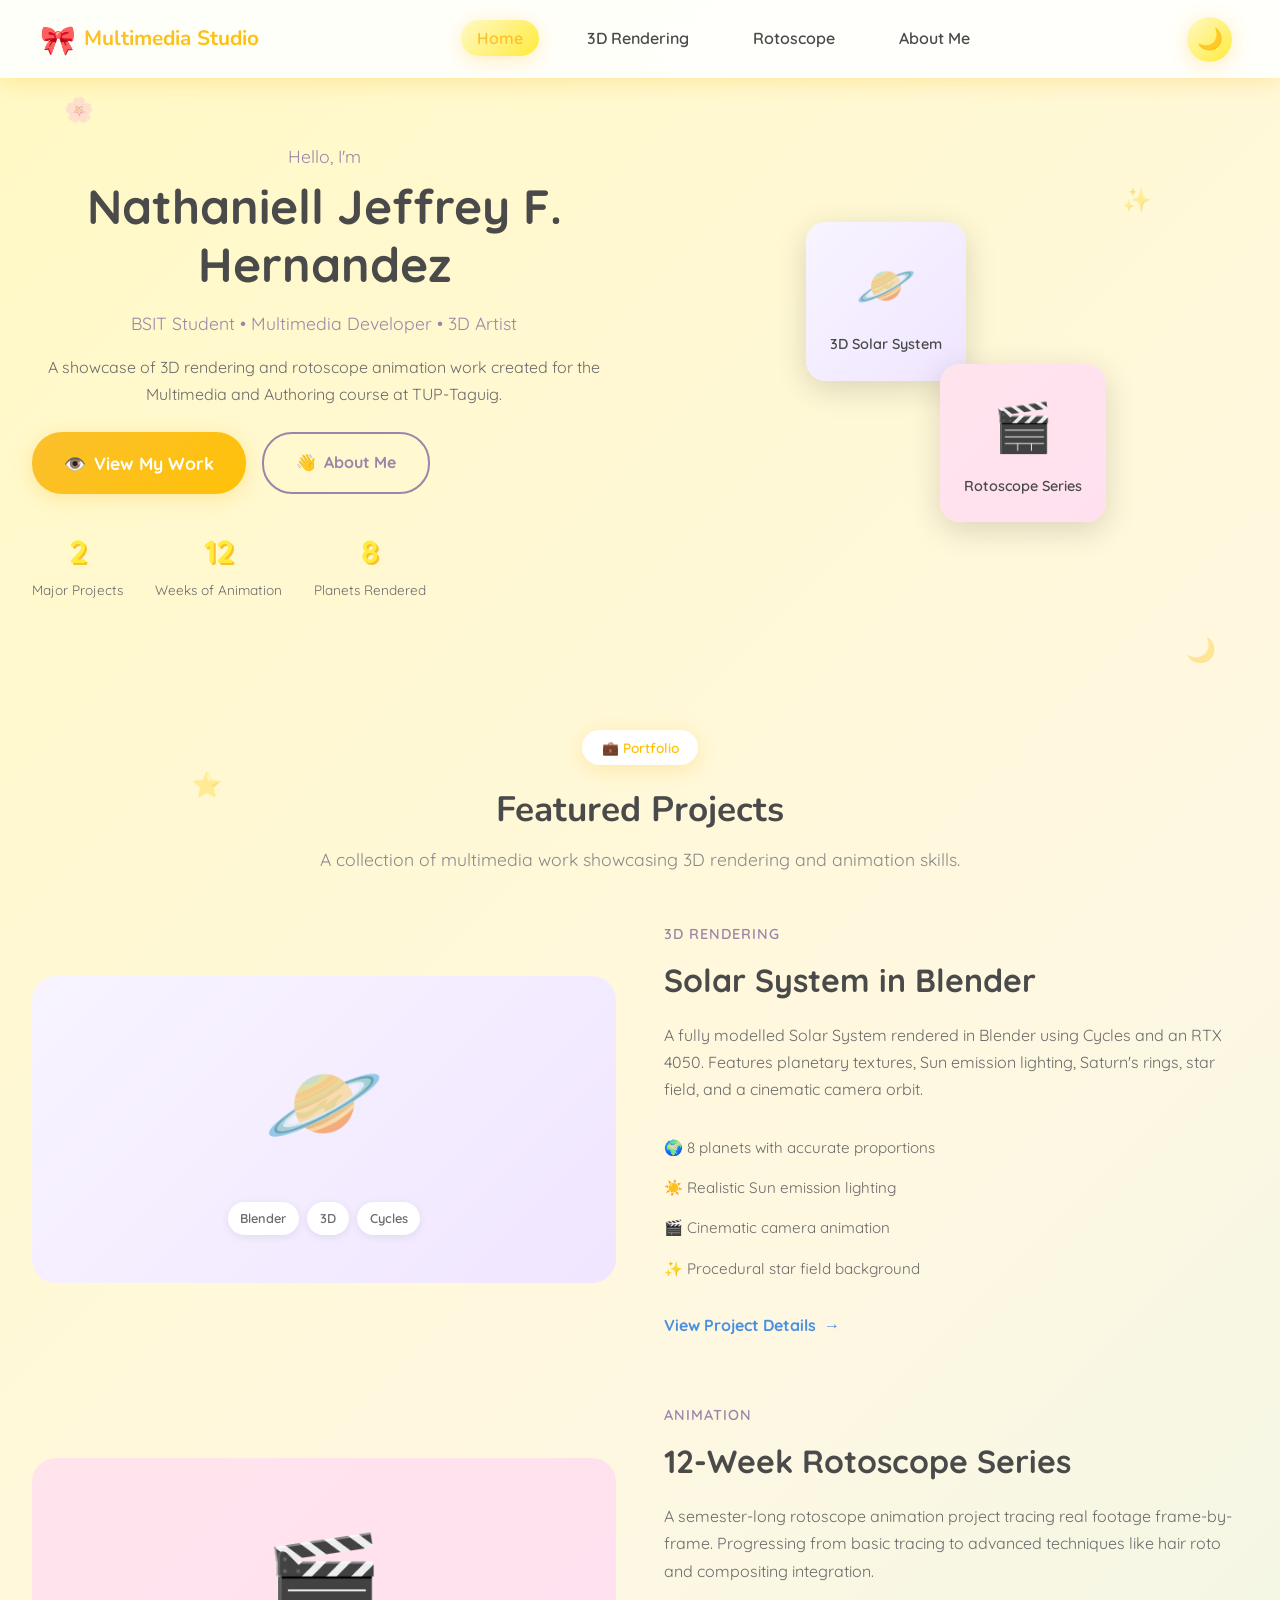
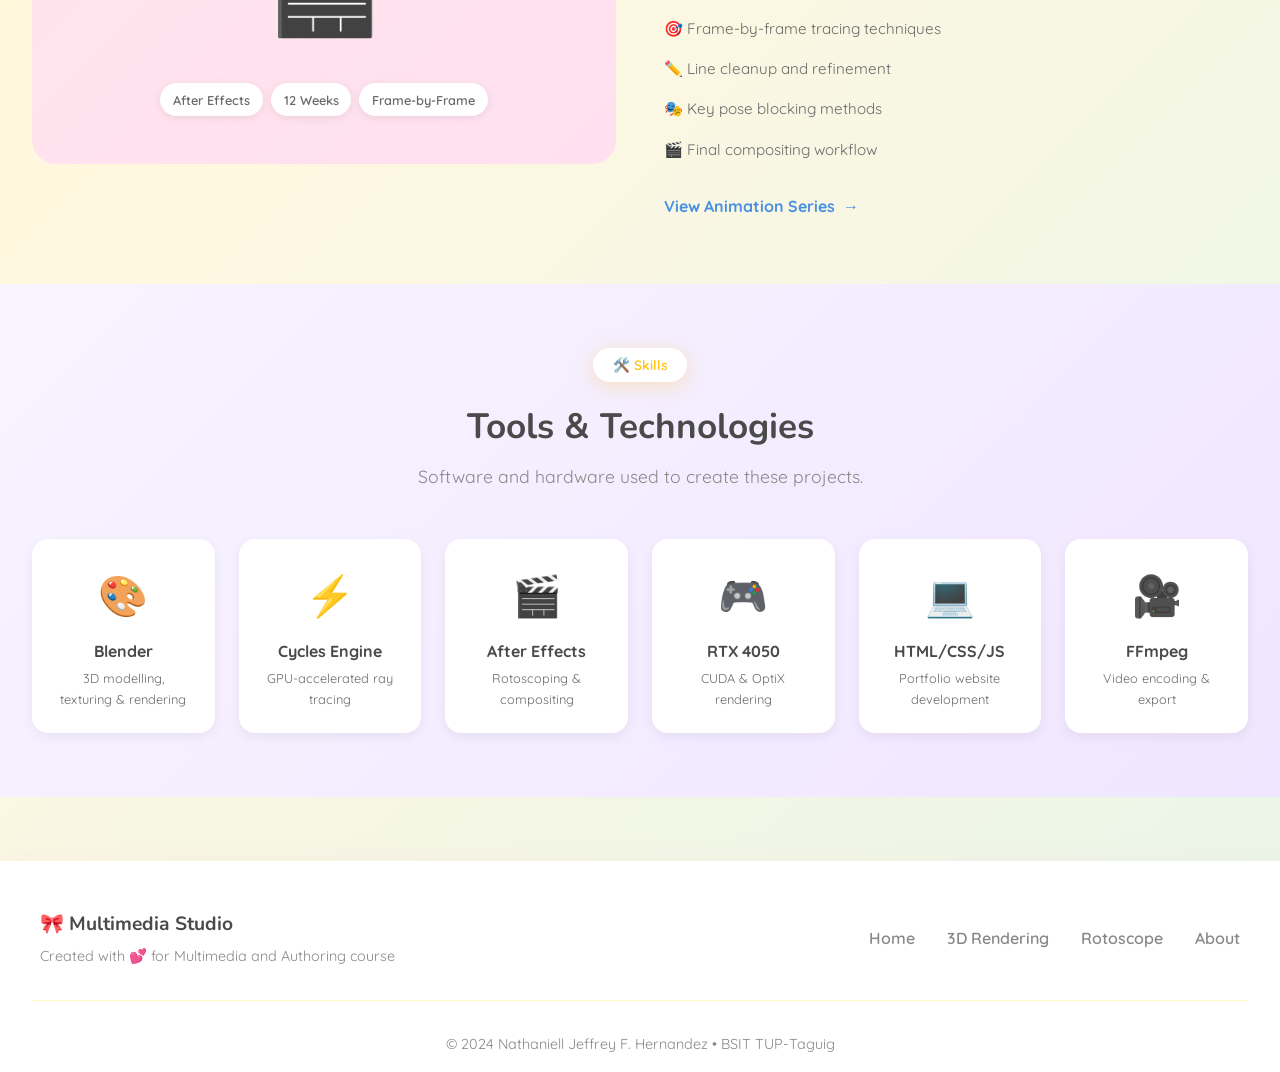
<file: index.html>
<!DOCTYPE html>
<html lang="en">
<head>
    <meta charset="UTF-8">
    <meta name="viewport" content="width=device-width, initial-scale=1.0">
    <title>Multimedia Studio | Home</title>
    <link href="https://fonts.googleapis.com/css2?family=Nunito:wght@400;600;700;800&family=Quicksand:wght@400;500;600;700&display=swap" rel="stylesheet">
    <link rel="stylesheet" href="styles.css">
</head>
<body>
    <!-- Floating Decorative Elements -->
    <div class="floating-elements">
        <div class="float-item">🌸</div>
        <div class="float-item">✨</div>
        <div class="float-item">🎨</div>
        <div class="float-item">🌙</div>
        <div class="float-item">⭐</div>
    </div>

    <!-- Navigation -->
    <nav class="nav">
        <div class="nav-container">
            <a href="index.html" class="logo">
                <span class="logo-icon">🎀</span>
                <span class="logo-text">Multimedia Studio</span>
            </a>
            <ul class="nav-links">
                <li><a href="index.html" class="nav-link active">Home</a></li>
                <li><a href="3d-rendering.html" class="nav-link">3D Rendering</a></li>
                <li><a href="rotoscope.html" class="nav-link">Rotoscope</a></li>
                <li><a href="about.html" class="nav-link">About Me</a></li>
            </ul>
            <button class="theme-toggle" id="theme-toggle" title="Toggle Light/Dark Mode">
                <span class="theme-icon">🌙</span>
            </button>
            <button class="mobile-menu-btn">☰</button>
        </div>
    </nav>

    <!-- Hero Section - Portfolio Style -->
    <section class="hero hero-portfolio">
        <div class="hero-content">
            <div class="hero-intro">
                <span class="hero-greeting">Hello, I'm</span>
                <h1 class="hero-title-portfolio">Nathaniell Jeffrey F. Hernandez</h1>
                <p class="hero-tagline">BSIT Student • Multimedia Developer • 3D Artist</p>
                <p class="hero-description">A showcase of 3D rendering and rotoscope animation work created for the Multimedia and Authoring course at TUP-Taguig.</p>
            </div>
            
            <div class="hero-cta">
                <a href="#portfolio" class="btn btn-primary btn-large">
                    <span>👁️</span> View My Work
                </a>
                <a href="about.html" class="btn btn-outline">
                    <span>👋</span> About Me
                </a>
            </div>
            
            <div class="hero-stats">
                <div class="stat-item">
                    <span class="stat-number">2</span>
                    <span class="stat-label">Major Projects</span>
                </div>
                <div class="stat-item">
                    <span class="stat-number">12</span>
                    <span class="stat-label">Weeks of Animation</span>
                </div>
                <div class="stat-item">
                    <span class="stat-number">8</span>
                    <span class="stat-label">Planets Rendered</span>
                </div>
            </div>
        </div>
        
        <div class="hero-visual">
            <div class="portfolio-preview">
                <div class="preview-card preview-3d">
                    <span class="preview-icon">🪐</span>
                    <span class="preview-label">3D Solar System</span>
                </div>
                <div class="preview-card preview-roto">
                    <span class="preview-icon">🎬</span>
                    <span class="preview-label">Rotoscope Series</span>
                </div>
            </div>
        </div>
    </section>

    <!-- Portfolio Showcase -->
    <section id="portfolio" class="section section-portfolio">
        <div class="section-header">
            <span class="section-badge">💼 Portfolio</span>
            <h2 class="section-title">Featured Projects</h2>
            <p class="section-subtitle">A collection of multimedia work showcasing 3D rendering and animation skills.</p>
        </div>

        <div class="portfolio-showcase">
            <!-- Solar System Project -->
            <div class="showcase-item">
                <div class="showcase-visual">
                    <div class="showcase-icon-large">🪐</div>
                    <div class="showcase-badges">
                        <span class="showcase-badge">Blender</span>
                        <span class="showcase-badge">3D</span>
                        <span class="showcase-badge">Cycles</span>
                    </div>
                </div>
                <div class="showcase-content">
                    <span class="showcase-category">3D Rendering</span>
                    <h3 class="showcase-title">Solar System in Blender</h3>
                    <p class="showcase-desc">A fully modelled Solar System rendered in Blender using Cycles and an RTX 4050. Features planetary textures, Sun emission lighting, Saturn's rings, star field, and a cinematic camera orbit.</p>
                    <ul class="showcase-features">
                        <li>🌍 8 planets with accurate proportions</li>
                        <li>☀️ Realistic Sun emission lighting</li>
                        <li>🎬 Cinematic camera animation</li>
                        <li>✨ Procedural star field background</li>
                    </ul>
                    <a href="3d-rendering.html" class="showcase-link">
                        View Project Details <span>→</span>
                    </a>
                </div>
            </div>

            <!-- Rotoscope Project -->
            <div class="showcase-item showcase-reverse">
                <div class="showcase-content">
                    <span class="showcase-category">Animation</span>
                    <h3 class="showcase-title">12-Week Rotoscope Series</h3>
                    <p class="showcase-desc">A semester-long rotoscope animation project tracing real footage frame-by-frame. Progressing from basic tracing to advanced techniques like hair roto and compositing integration.</p>
                    <ul class="showcase-features">
                        <li>🎯 Frame-by-frame tracing techniques</li>
                        <li>✏️ Line cleanup and refinement</li>
                        <li>🎭 Key pose blocking methods</li>
                        <li>🎬 Final compositing workflow</li>
                    </ul>
                    <a href="rotoscope.html" class="showcase-link">
                        View Animation Series <span>→</span>
                    </a>
                </div>
                <div class="showcase-visual showcase-visual-pink">
                    <div class="showcase-icon-large">🎬</div>
                    <div class="showcase-badges">
                        <span class="showcase-badge">After Effects</span>
                        <span class="showcase-badge">12 Weeks</span>
                        <span class="showcase-badge">Frame-by-Frame</span>
                    </div>
                </div>
            </div>
        </div>
    </section>

    <!-- Skills & Tools -->
    <section class="section section-skills">
        <div class="section-header">
            <span class="section-badge">🛠️ Skills</span>
            <h2 class="section-title">Tools & Technologies</h2>
            <p class="section-subtitle">Software and hardware used to create these projects.</p>
        </div>

        <div class="skills-grid">
            <div class="skill-card">
                <div class="skill-icon">🎨</div>
                <h4>Blender</h4>
                <p>3D modelling, texturing & rendering</p>
            </div>
            <div class="skill-card">
                <div class="skill-icon">⚡</div>
                <h4>Cycles Engine</h4>
                <p>GPU-accelerated ray tracing</p>
            </div>
            <div class="skill-card">
                <div class="skill-icon">🎬</div>
                <h4>After Effects</h4>
                <p>Rotoscoping & compositing</p>
            </div>
            <div class="skill-card">
                <div class="skill-icon">🎮</div>
                <h4>RTX 4050</h4>
                <p>CUDA & OptiX rendering</p>
            </div>
            <div class="skill-card">
                <div class="skill-icon">💻</div>
                <h4>HTML/CSS/JS</h4>
                <p>Portfolio website development</p>
            </div>
            <div class="skill-card">
                <div class="skill-icon">🎥</div>
                <h4>FFmpeg</h4>
                <p>Video encoding & export</p>
            </div>
        </div>
    </section>

    <!-- Footer -->
    <footer class="footer">
        <div class="footer-content">
            <div class="footer-brand">
                <span class="footer-logo">🎀 Multimedia Studio</span>
                <p>Created with 💕 for Multimedia and Authoring course</p>
            </div>
            <div class="footer-links">
                <a href="index.html">Home</a>
                <a href="3d-rendering.html">3D Rendering</a>
                <a href="rotoscope.html">Rotoscope</a>
                <a href="about.html">About</a>
            </div>
        </div>
        <div class="footer-bottom">
            <p>© 2024 Nathaniell Jeffrey F. Hernandez • BSIT TUP-Taguig</p>
        </div>
    </footer>

    <script src="script.js"></script>
</body>
</html>
</file>
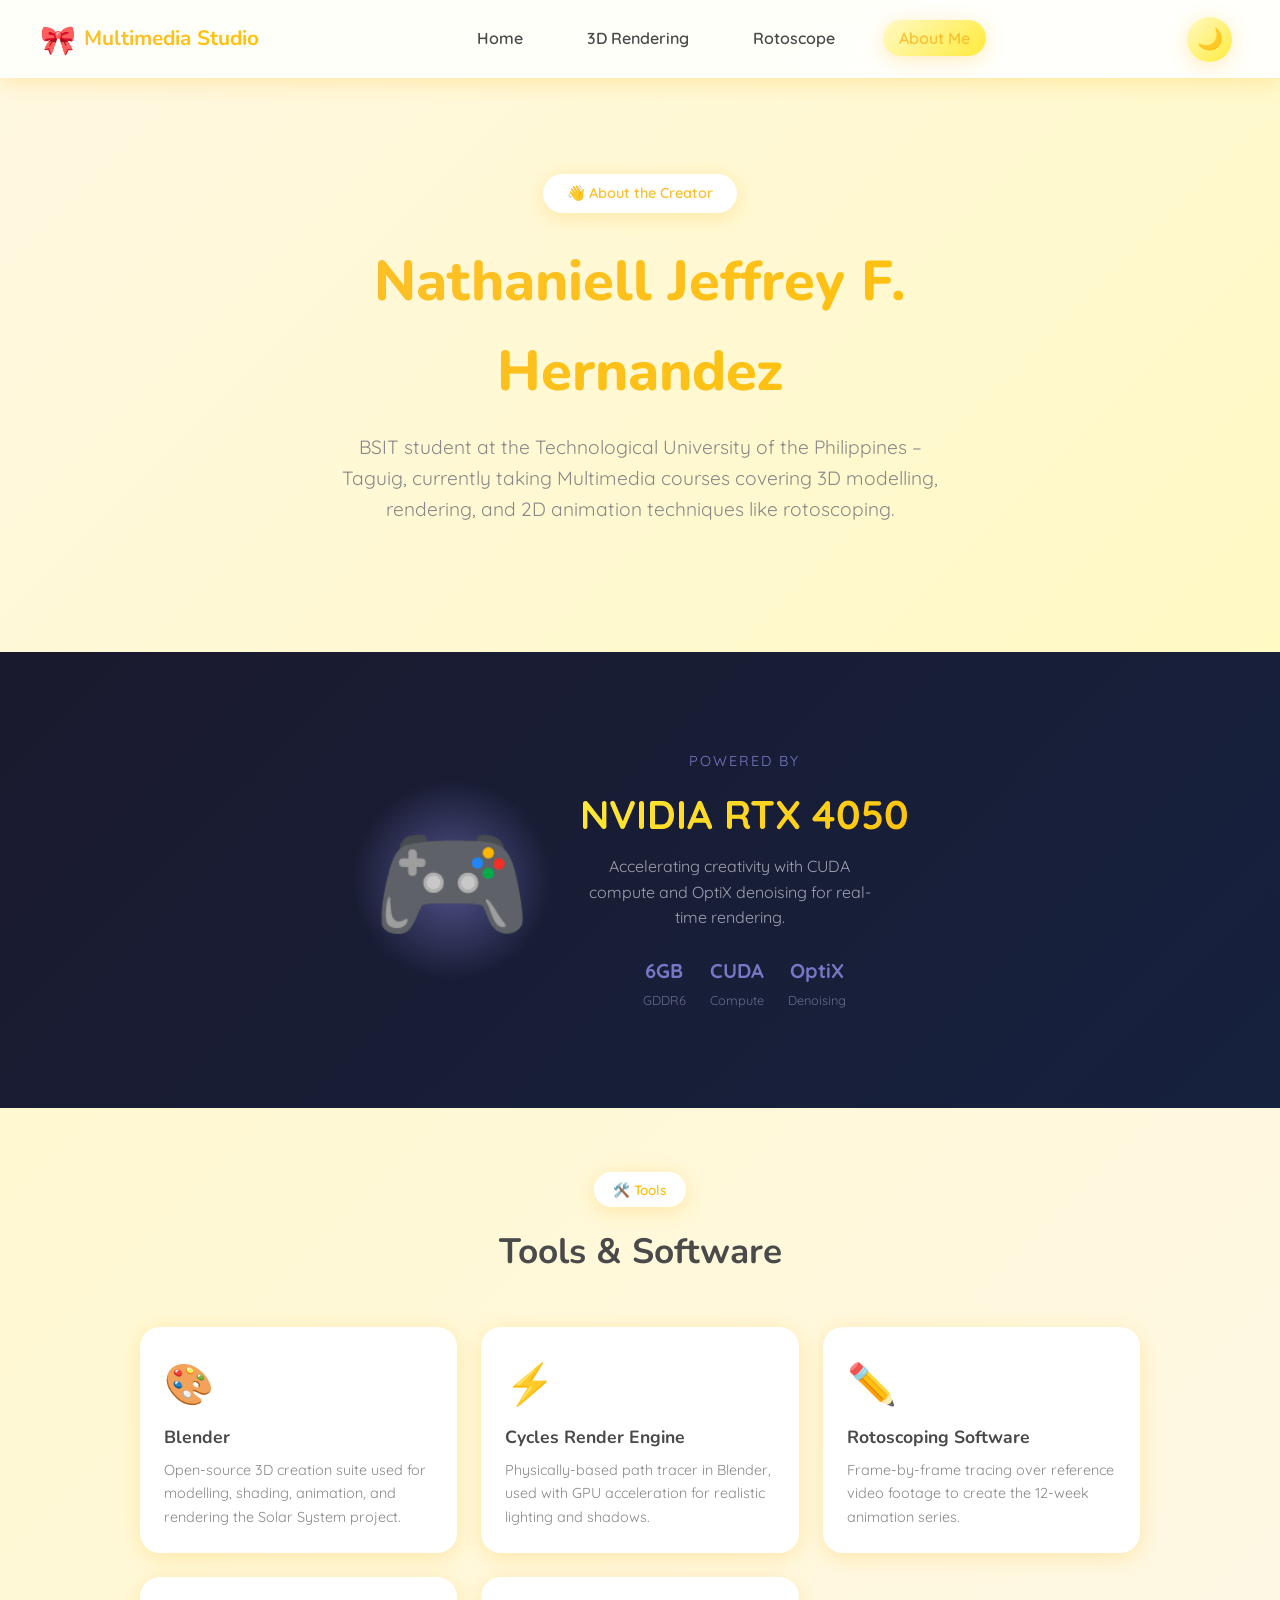
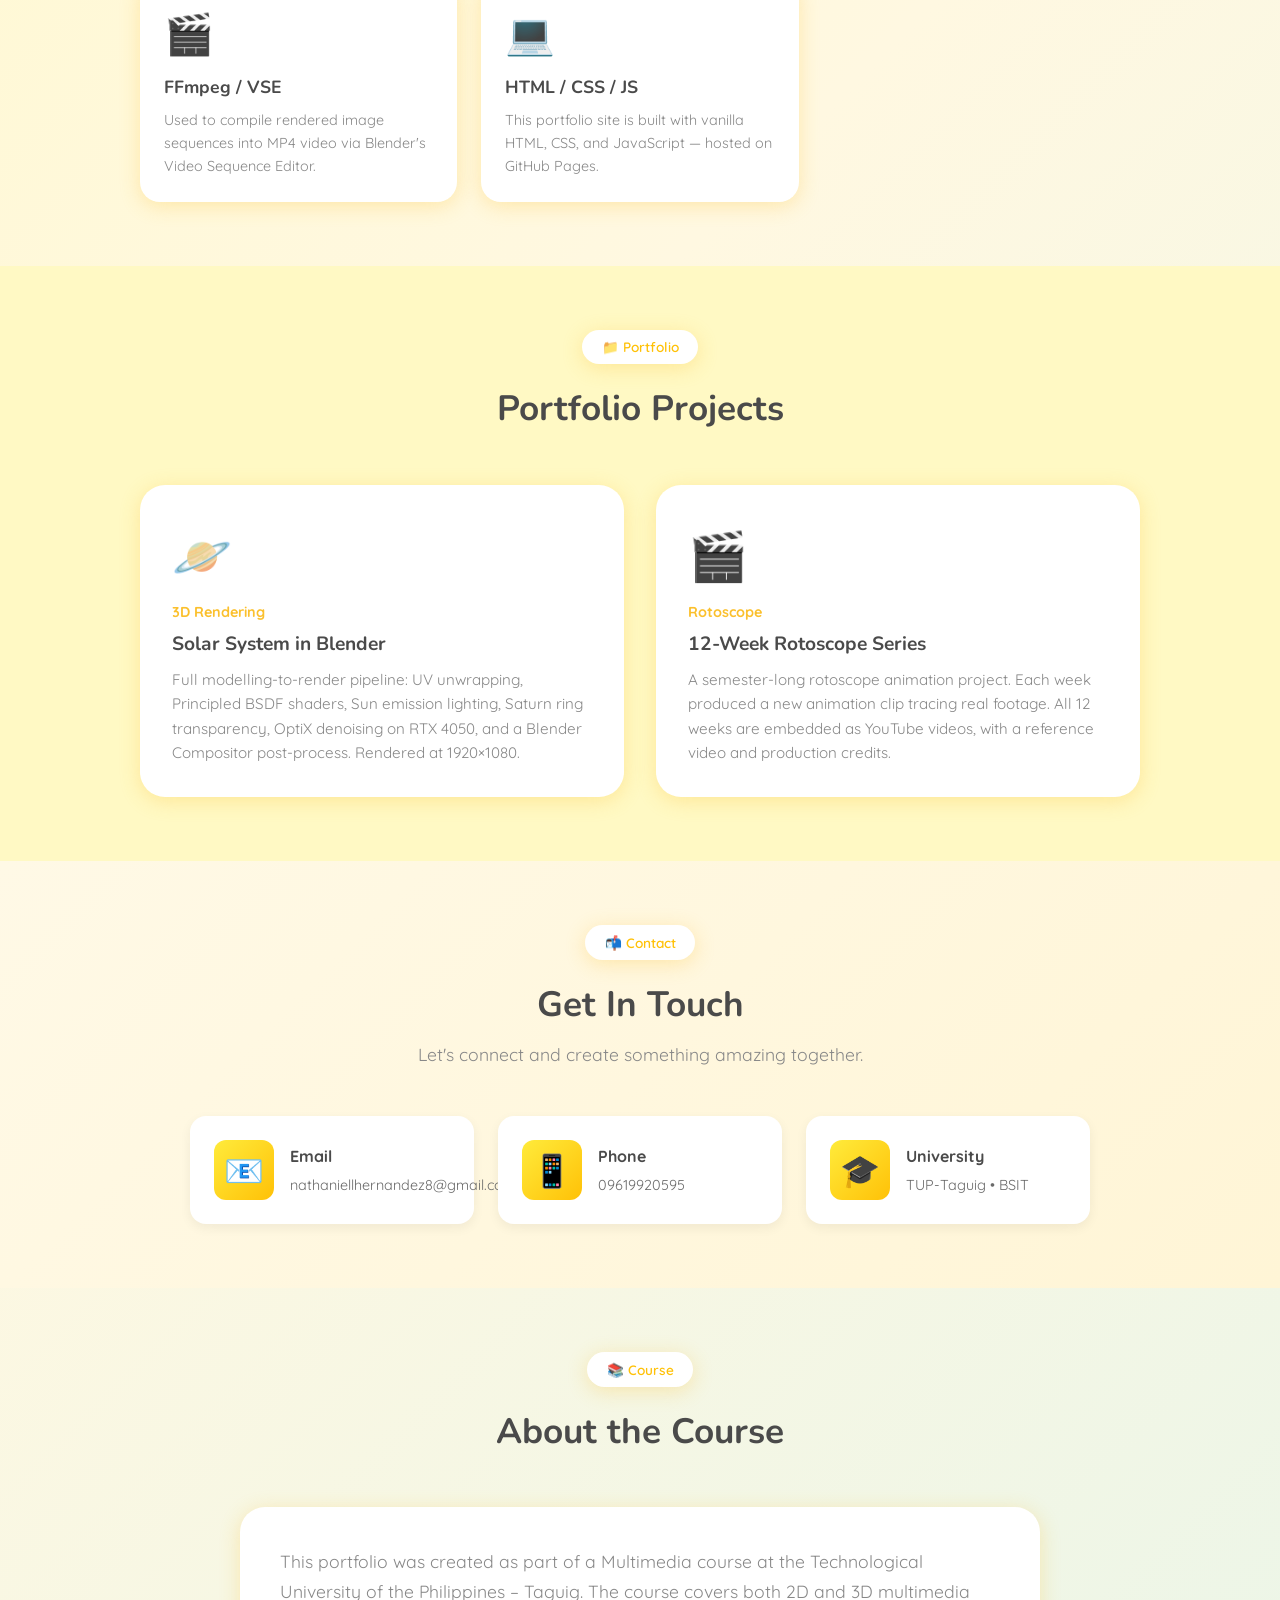
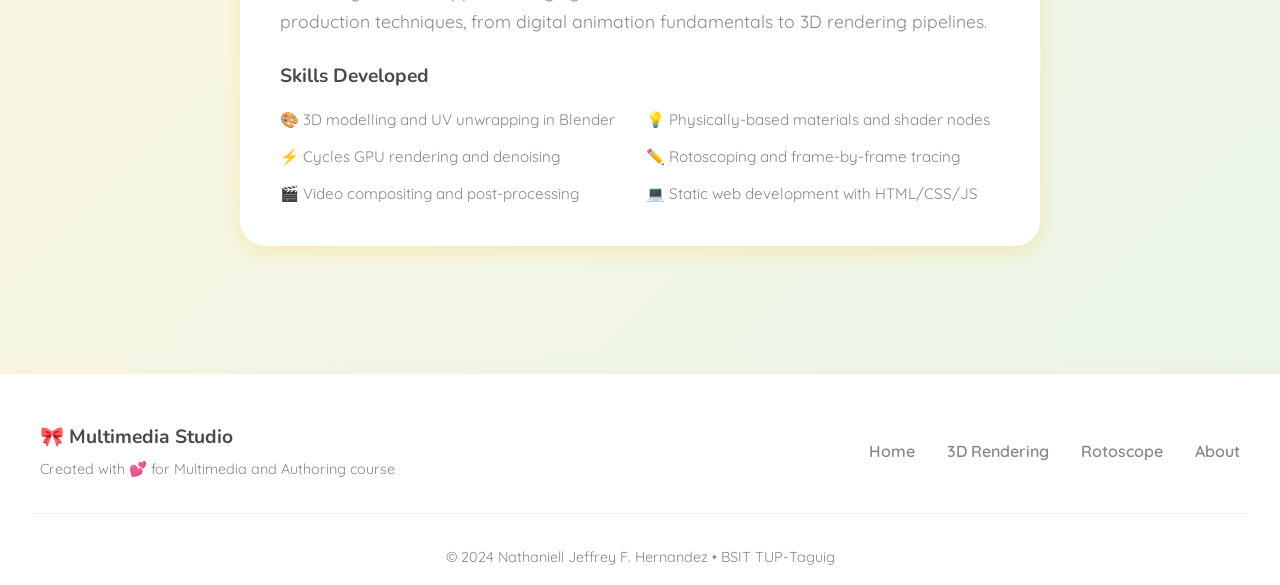
<file: about.html>
<!DOCTYPE html>
<html lang="en">
<head>
    <meta charset="UTF-8">
    <meta name="viewport" content="width=device-width, initial-scale=1.0">
    <title>Multimedia Studio | About Me</title>
    <link href="https://fonts.googleapis.com/css2?family=Nunito:wght@400;600;700;800&family=Quicksand:wght@400;500;600;700&display=swap" rel="stylesheet">
    <link rel="stylesheet" href="styles.css">
</head>
<body>
    <div class="floating-elements">
        <div class="float-item">🌸</div>
        <div class="float-item">✨</div>
        <div class="float-item">👋</div>
        <div class="float-item">🌙</div>
        <div class="float-item">⭐</div>
    </div>

    <nav class="nav">
        <div class="nav-container">
            <a href="index.html" class="logo">
                <span class="logo-icon">🎀</span>
                <span class="logo-text">Multimedia Studio</span>
            </a>
            <ul class="nav-links">
                <li><a href="index.html" class="nav-link">Home</a></li>
                <li><a href="3d-rendering.html" class="nav-link">3D Rendering</a></li>
                <li><a href="rotoscope.html" class="nav-link">Rotoscope</a></li>
                <li><a href="about.html" class="nav-link active">About Me</a></li>
            </ul>
            <button class="theme-toggle" id="theme-toggle" title="Toggle Light/Dark Mode">
                <span class="theme-icon">🌙</span>
            </button>
            <button class="mobile-menu-btn">☰</button>
        </div>
    </nav>

    <section class="hero hero-purple">
        <div class="hero-content">
            <div class="hero-badge">👋 About the Creator</div>
            <h1 class="hero-title">Nathaniell Jeffrey F. Hernandez</h1>
            <p class="hero-subtitle">BSIT student at the Technological University of the Philippines – Taguig, currently taking Multimedia courses covering 3D modelling, rendering, and 2D animation techniques like rotoscoping.</p>
        </div>
    </section>

    <!-- Featured Hardware -->
    <section class="section section-gpu">
        <div class="gpu-showcase">
            <div class="gpu-visual">
                <div class="gpu-icon">🎮</div>
                <div class="gpu-glow"></div>
            </div>
            <div class="gpu-info">
                <span class="gpu-label">Powered By</span>
                <h2 class="gpu-name">NVIDIA RTX 4050</h2>
                <p class="gpu-desc">Accelerating creativity with CUDA compute and OptiX denoising for real-time rendering.</p>
                <div class="gpu-specs">
                    <div class="gpu-spec">
                        <span class="spec-value">6GB</span>
                        <span class="spec-name">GDDR6</span>
                    </div>
                    <div class="gpu-spec">
                        <span class="spec-value">CUDA</span>
                        <span class="spec-name">Compute</span>
                    </div>
                    <div class="gpu-spec">
                        <span class="spec-value">OptiX</span>
                        <span class="spec-name">Denoising</span>
                    </div>
                </div>
            </div>
        </div>
    </section>

    <!-- Tools & Software -->
    <section class="section">
        <div class="section-header">
            <span class="section-badge">🛠️ Tools</span>
            <h2 class="section-title">Tools & Software</h2>
        </div>

        <div class="tools-grid">
            <div class="tool-card">
                <div class="tool-icon">🎨</div>
                <h4>Blender</h4>
                <p>Open-source 3D creation suite used for modelling, shading, animation, and rendering the Solar System project.</p>
            </div>
            <div class="tool-card">
                <div class="tool-icon">⚡</div>
                <h4>Cycles Render Engine</h4>
                <p>Physically-based path tracer in Blender, used with GPU acceleration for realistic lighting and shadows.</p>
            </div>
            <div class="tool-card">
                <div class="tool-icon">✏️</div>
                <h4>Rotoscoping Software</h4>
                <p>Frame-by-frame tracing over reference video footage to create the 12-week animation series.</p>
            </div>
            <div class="tool-card">
                <div class="tool-icon">🎬</div>
                <h4>FFmpeg / VSE</h4>
                <p>Used to compile rendered image sequences into MP4 video via Blender's Video Sequence Editor.</p>
            </div>
            <div class="tool-card">
                <div class="tool-icon">💻</div>
                <h4>HTML / CSS / JS</h4>
                <p>This portfolio site is built with vanilla HTML, CSS, and JavaScript — hosted on GitHub Pages.</p>
            </div>
        </div>
    </section>

    <section class="section section-pink">
        <div class="section-header">
            <span class="section-badge">📁 Portfolio</span>
            <h2 class="section-title">Portfolio Projects</h2>
        </div>

        <div class="portfolio-cards">
            <a href="3d-rendering.html" class="portfolio-card">
                <div class="portfolio-icon">🪐</div>
                <h3>3D Rendering</h3>
                <h4>Solar System in Blender</h4>
                <p>Full modelling-to-render pipeline: UV unwrapping, Principled BSDF shaders, Sun emission lighting, Saturn ring transparency, OptiX denoising on RTX 4050, and a Blender Compositor post-process. Rendered at 1920×1080.</p>
            </a>
            <a href="rotoscope.html" class="portfolio-card">
                <div class="portfolio-icon">🎬</div>
                <h3>Rotoscope</h3>
                <h4>12-Week Rotoscope Series</h4>
                <p>A semester-long rotoscope animation project. Each week produced a new animation clip tracing real footage. All 12 weeks are embedded as YouTube videos, with a reference video and production credits.</p>
            </a>
        </div>
    </section>

    <!-- Contact Section -->
    <section class="section section-contact">
        <div class="section-header">
            <span class="section-badge">📬 Contact</span>
            <h2 class="section-title">Get In Touch</h2>
            <p class="section-subtitle">Let's connect and create something amazing together.</p>
        </div>

        <div class="contact-cards">
            <a href="mailto:nathaniellhernandez8@gmail.com" class="contact-card">
                <div class="contact-icon">📧</div>
                <div class="contact-info">
                    <h4>Email</h4>
                    <p>nathaniellhernandez8@gmail.com</p>
                </div>
            </a>
            <div class="contact-card">
                <div class="contact-icon">📱</div>
                <div class="contact-info">
                    <h4>Phone</h4>
                    <p>09619920595</p>
                </div>
            </div>
            <div class="contact-card">
                <div class="contact-icon">🎓</div>
                <div class="contact-info">
                    <h4>University</h4>
                    <p>TUP-Taguig • BSIT</p>
                </div>
            </div>
        </div>
    </section>

    <section class="section">
        <div class="section-header">
            <span class="section-badge">📚 Course</span>
            <h2 class="section-title">About the Course</h2>
        </div>

        <div class="course-card">
            <p>This portfolio was created as part of a Multimedia course at the Technological University of the Philippines – Taguig. The course covers both 2D and 3D multimedia production techniques, from digital animation fundamentals to 3D rendering pipelines.</p>
            
            <h4>Skills Developed</h4>
            <ul class="skills-list">
                <li>🎨 3D modelling and UV unwrapping in Blender</li>
                <li>💡 Physically-based materials and shader nodes</li>
                <li>⚡ Cycles GPU rendering and denoising</li>
                <li>✏️ Rotoscoping and frame-by-frame tracing</li>
                <li>🎬 Video compositing and post-processing</li>
                <li>💻 Static web development with HTML/CSS/JS</li>
            </ul>
        </div>
    </section>

    <footer class="footer">
        <div class="footer-content">
            <div class="footer-brand">
                <span class="footer-logo">🎀 Multimedia Studio</span>
                <p>Created with 💕 for Multimedia and Authoring course</p>
            </div>
            <div class="footer-links">
                <a href="index.html">Home</a>
                <a href="3d-rendering.html">3D Rendering</a>
                <a href="rotoscope.html">Rotoscope</a>
                <a href="about.html">About</a>
            </div>
        </div>
        <div class="footer-bottom">
            <p>© 2024 Nathaniell Jeffrey F. Hernandez • BSIT TUP-Taguig</p>
        </div>
    </footer>

    <script src="script.js"></script>
</body>
</html>
</file>
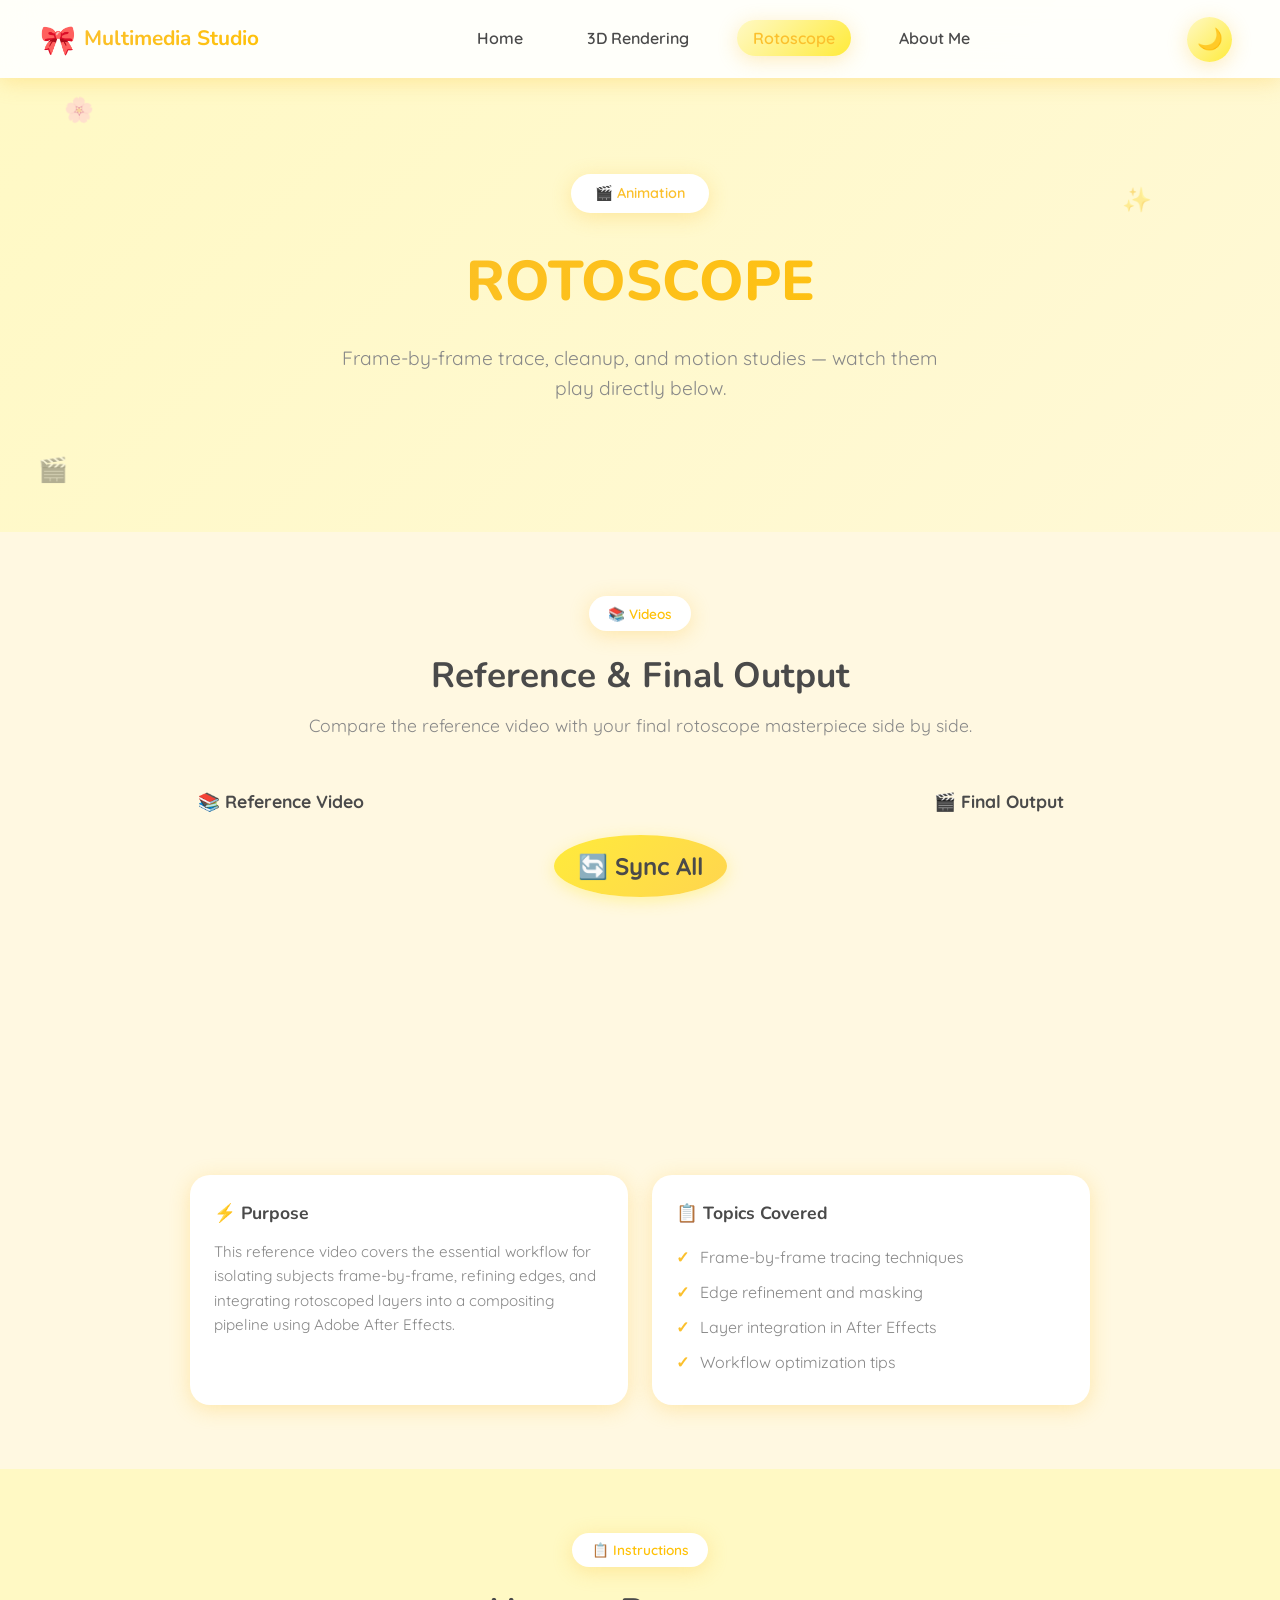
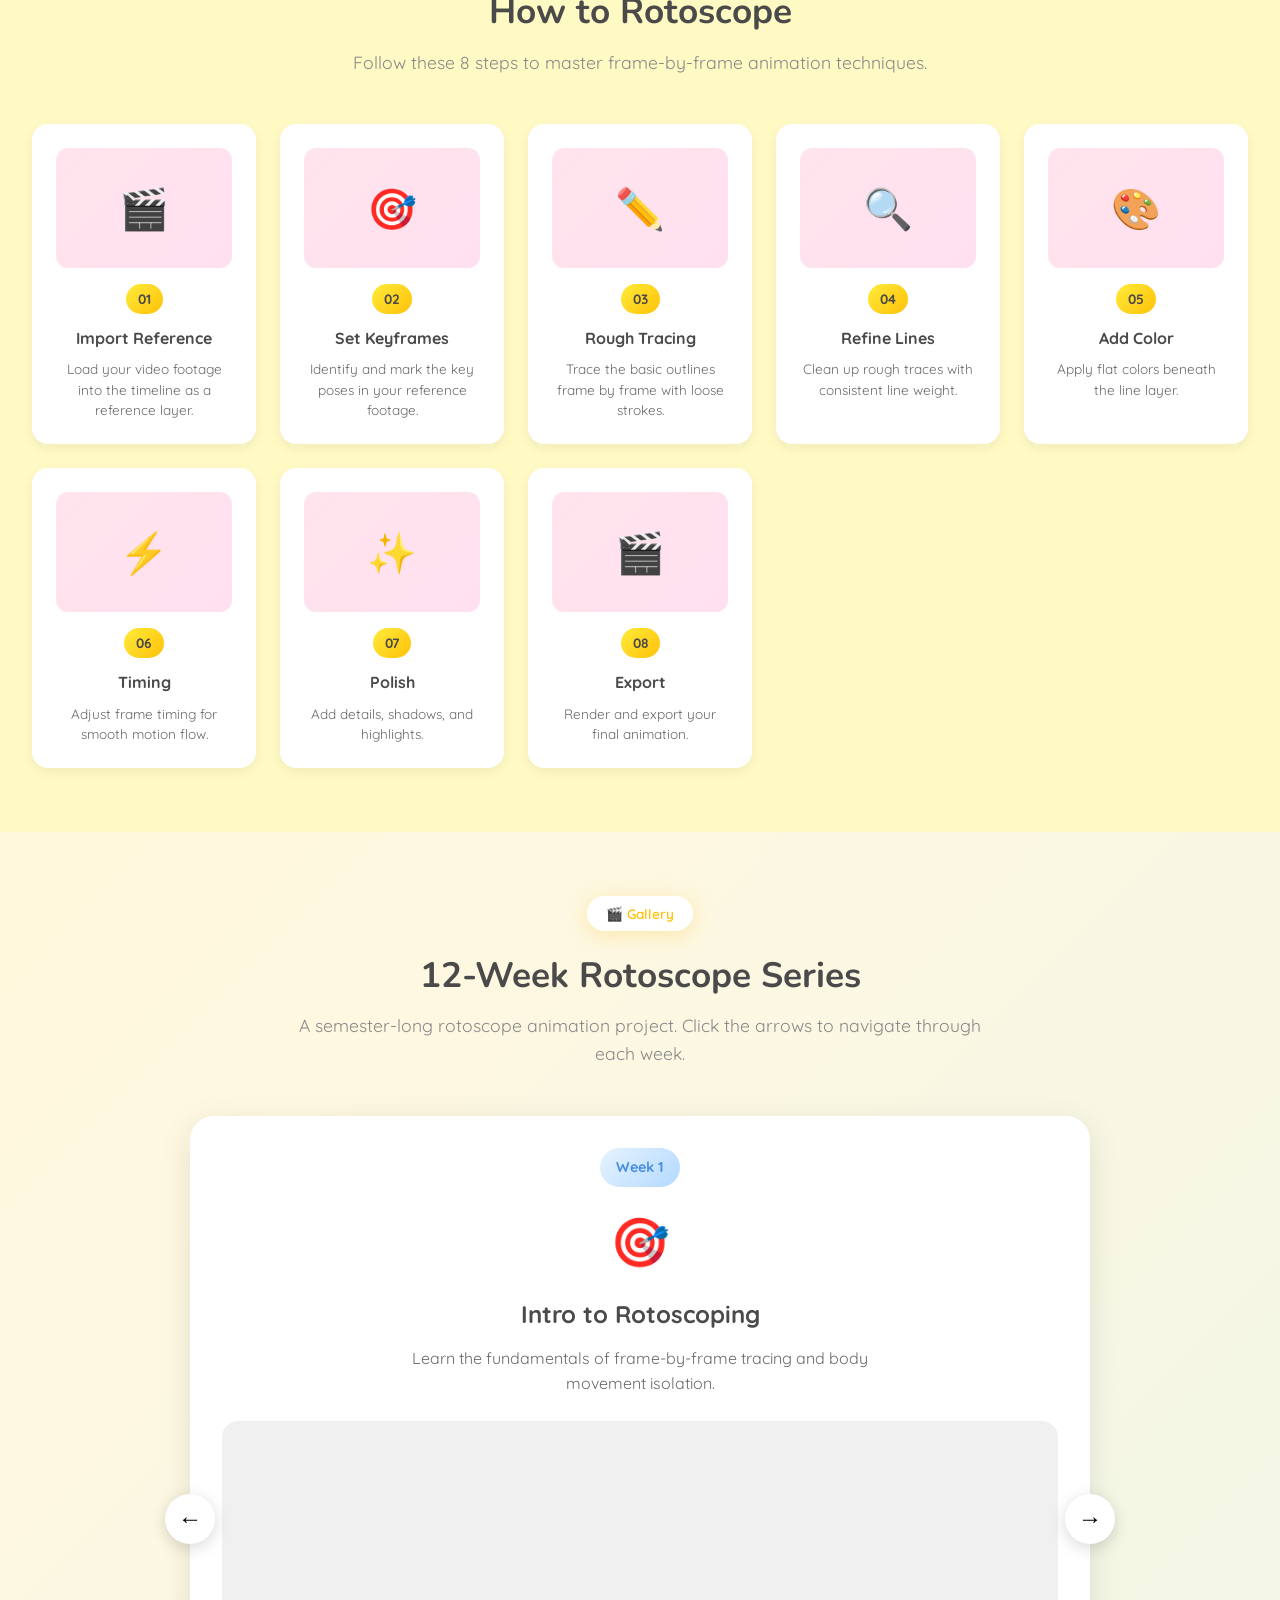
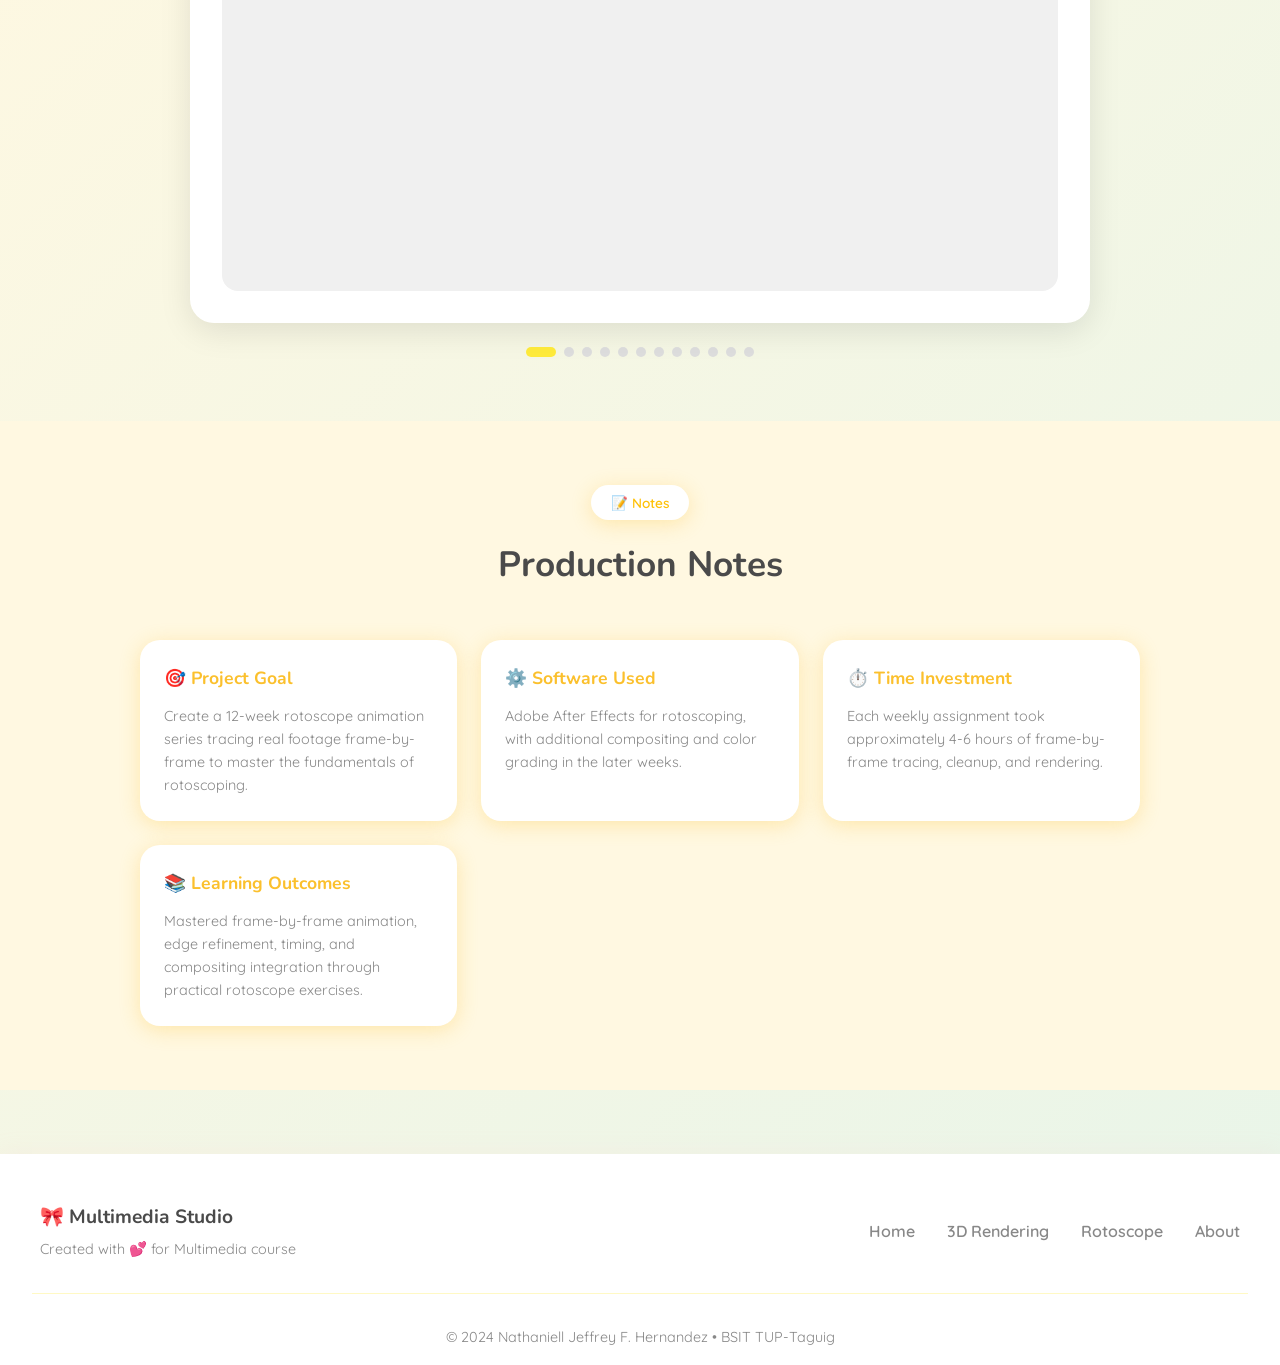
<file: rotoscope.html>
<!DOCTYPE html>
<html lang="en">
<head>
    <meta charset="UTF-8">
    <meta name="viewport" content="width=device-width, initial-scale=1.0">
    <title>Multimedia Studio | Rotoscope</title>
    <link href="https://fonts.googleapis.com/css2?family=Nunito:wght@400;600;700;800&family=Quicksand:wght@400;500;600;700&display=swap" rel="stylesheet">
    <link rel="stylesheet" href="styles.css">
</head>
<body>
    <div class="floating-elements">
        <div class="float-item">🌸</div>
        <div class="float-item">✨</div>
        <div class="float-item">🎬</div>
        <div class="float-item">🌙</div>
        <div class="float-item">⭐</div>
    </div>

    <nav class="nav">
        <div class="nav-container">
            <a href="index.html" class="logo">
                <span class="logo-icon">🎀</span>
                <span class="logo-text">Multimedia Studio</span>
            </a>
            <ul class="nav-links">
                <li><a href="index.html" class="nav-link">Home</a></li>
                <li><a href="3d-rendering.html" class="nav-link">3D Rendering</a></li>
                <li><a href="rotoscope.html" class="nav-link active">Rotoscope</a></li>
                <li><a href="about.html" class="nav-link">About Me</a></li>
            </ul>
            <button class="theme-toggle" id="theme-toggle" title="Toggle Light/Dark Mode">
                <span class="theme-icon">🌙</span>
            </button>
            <button class="mobile-menu-btn">☰</button>
        </div>
    </nav>

    <section class="hero hero-pink">
        <div class="hero-content">
            <div class="hero-badge">🎬 Animation</div>
            <h1 class="hero-title">ROTOSCOPE</h1>
            <p class="hero-subtitle">Frame-by-frame trace, cleanup, and motion studies — watch them play directly below.</p>
        </div>
    </section>

    <!-- Reference & Final Output Side by Side -->
    <section class="section section-accent">
        <div class="section-header">
            <span class="section-badge">📚 Videos</span>
            <h2 class="section-title">Reference & Final Output</h2>
            <p class="section-subtitle">Compare the reference video with your final rotoscope masterpiece side by side.</p>
        </div>

        <div class="videos-side-by-side">
            <!-- Reference Video -->
            <div class="video-side-panel">
                <h3 class="video-panel-title">📚 Reference Video</h3>
                <div class="video-embed-container">
                    <iframe 
                        src="https://www.youtube.com/embed/-Y_WnKK7KwU?rel=0" 
                        title="How to Rotoscope in After Effects - Reference Video"
                        allow="accelerometer; autoplay; clipboard-write; encrypted-media; gyroscope; picture-in-picture" 
                        allowfullscreen>
                    </iframe>
                </div>
            </div>

            <!-- Sync Controls (Middle) -->
            <div class="sync-controls-middle">
                <button class="sync-btn-large" onclick="alert('To sync videos manually:\n1. Note the timestamp on the Reference video\n2. Click on the Final Output video\n3. Seek to the same timestamp\n4. Play both videos simultaneously')">🔄 Sync All</button>
            </div>

            <!-- Final Output -->
            <div class="video-side-panel">
                <h3 class="video-panel-title">🎬 Final Output</h3>
                <div class="video-embed-container">
                    <iframe 
                        src="https://www.youtube.com/embed/XmUGV_KWy_4?rel=0" 
                        title="Final Rotoscope Output"
                        allow="accelerometer; autoplay; clipboard-write; encrypted-media; gyroscope; picture-in-picture" 
                        allowfullscreen>
                    </iframe>
                </div>
            </div>
        </div>

        <div class="reference-info">
            <div class="info-card">
                <h4>⚡ Purpose</h4>
                <p>This reference video covers the essential workflow for isolating subjects frame-by-frame, refining edges, and integrating rotoscoped layers into a compositing pipeline using Adobe After Effects.</p>
            </div>
            <div class="info-card">
                <h4>📋 Topics Covered</h4>
                <ul>
                    <li>Frame-by-frame tracing techniques</li>
                    <li>Edge refinement and masking</li>
                    <li>Layer integration in After Effects</li>
                    <li>Workflow optimization tips</li>
                </ul>
            </div>
        </div>
    </section>

    <!-- Instructions Grid (8 Spaces) -->
    <section class="section section-pink">
        <div class="section-header">
            <span class="section-badge">📋 Instructions</span>
            <h2 class="section-title">How to Rotoscope</h2>
            <p class="section-subtitle">Follow these 8 steps to master frame-by-frame animation techniques.</p>
        </div>

        <div class="instructions-grid">
            <div class="instruction-card">
                <div class="instruction-image">
                    <div class="instruction-placeholder">🎬</div>
                </div>
                <div class="instruction-number">01</div>
                <h4>Import Reference</h4>
                <p>Load your video footage into the timeline as a reference layer.</p>
            </div>
            <div class="instruction-card">
                <div class="instruction-image">
                    <div class="instruction-placeholder">🎯</div>
                </div>
                <div class="instruction-number">02</div>
                <h4>Set Keyframes</h4>
                <p>Identify and mark the key poses in your reference footage.</p>
            </div>
            <div class="instruction-card">
                <div class="instruction-image">
                    <div class="instruction-placeholder">✏️</div>
                </div>
                <div class="instruction-number">03</div>
                <h4>Rough Tracing</h4>
                <p>Trace the basic outlines frame by frame with loose strokes.</p>
            </div>
            <div class="instruction-card">
                <div class="instruction-image">
                    <div class="instruction-placeholder">🔍</div>
                </div>
                <div class="instruction-number">04</div>
                <h4>Refine Lines</h4>
                <p>Clean up rough traces with consistent line weight.</p>
            </div>
            <div class="instruction-card">
                <div class="instruction-image">
                    <div class="instruction-placeholder">🎨</div>
                </div>
                <div class="instruction-number">05</div>
                <h4>Add Color</h4>
                <p>Apply flat colors beneath the line layer.</p>
            </div>
            <div class="instruction-card">
                <div class="instruction-image">
                    <div class="instruction-placeholder">⚡</div>
                </div>
                <div class="instruction-number">06</div>
                <h4>Timing</h4>
                <p>Adjust frame timing for smooth motion flow.</p>
            </div>
            <div class="instruction-card">
                <div class="instruction-image">
                    <div class="instruction-placeholder">✨</div>
                </div>
                <div class="instruction-number">07</div>
                <h4>Polish</h4>
                <p>Add details, shadows, and highlights.</p>
            </div>
            <div class="instruction-card">
                <div class="instruction-image">
                    <div class="instruction-placeholder">🎬</div>
                </div>
                <div class="instruction-number">08</div>
                <h4>Export</h4>
                <p>Render and export your final animation.</p>
            </div>
        </div>
    </section>

    <!-- 12-Week Rotoscope Carousel -->
    <section class="section">
        <div class="section-header">
            <span class="section-badge">🎬 Gallery</span>
            <h2 class="section-title">12-Week Rotoscope Series</h2>
            <p class="section-subtitle">A semester-long rotoscope animation project. Click the arrows to navigate through each week.</p>
        </div>

        <div class="carousel-container">
            <button class="carousel-arrow carousel-prev" onclick="moveCarousel(-1)">←</button>
            
            <div class="carousel-track" id="carouselTrack">
                <!-- Week 1 -->
                <div class="carousel-slide active">
                    <div class="carousel-content">
                        <div class="carousel-badge">Week 1</div>
                        <div class="carousel-icon">🎯</div>
                        <h3>Intro to Rotoscoping</h3>
                        <p>Learn the fundamentals of frame-by-frame tracing and body movement isolation.</p>
                        <div class="carousel-video">
                            <iframe src="https://www.youtube.com/embed/aMqTbmEvt1Q" title="Week 1" allowfullscreen></iframe>
                        </div>
                    </div>
                </div>
                <!-- Week 2 -->
                <div class="carousel-slide">
                    <div class="carousel-content">
                        <div class="carousel-badge">Week 2</div>
                        <div class="carousel-icon">✏️</div>
                        <h3>Line Cleanup Workflow</h3>
                        <p>Smoothing rough traces and achieving clean, consistent line weight across frames.</p>
                        <div class="carousel-video">
                            <iframe src="https://www.youtube.com/embed/b3GM4Ovwals" title="Week 2" allowfullscreen></iframe>
                        </div>
                    </div>
                </div>
                <!-- Week 3 -->
                <div class="carousel-slide">
                    <div class="carousel-content">
                        <div class="carousel-badge">Week 3</div>
                        <div class="carousel-icon">🎭</div>
                        <h3>Key Pose Blocking</h3>
                        <p>Identifying and locking down strong poses before filling in in-betweens.</p>
                        <div class="carousel-video">
                            <iframe src="https://www.youtube.com/embed/sDvKuTP-xCw" title="Week 3" allowfullscreen></iframe>
                        </div>
                    </div>
                </div>
                <!-- Week 4 -->
                <div class="carousel-slide">
                    <div class="carousel-content">
                        <div class="carousel-badge">Week 4</div>
                        <div class="carousel-icon">🌈</div>
                        <h3>Final Color Timing</h3>
                        <p>Applying flat color fills and a final timing pass over the traced sequence.</p>
                        <div class="carousel-video">
                            <iframe src="https://www.youtube.com/embed/XigztqPvZ2k" title="Week 4" allowfullscreen></iframe>
                        </div>
                    </div>
                </div>
                <!-- Week 5 -->
                <div class="carousel-slide">
                    <div class="carousel-content">
                        <div class="carousel-badge">Week 5</div>
                        <div class="carousel-icon">🚶</div>
                        <h3>Walk Cycle Breakdown</h3>
                        <p>Breaking down a reference walk cycle frame by frame for accurate tracing.</p>
                        <div class="carousel-video">
                            <iframe src="https://www.youtube.com/embed/4ylTKCM5_7g" title="Week 5" allowfullscreen></iframe>
                        </div>
                    </div>
                </div>
                <!-- Week 6 -->
                <div class="carousel-slide">
                    <div class="carousel-content">
                        <div class="carousel-badge">Week 6</div>
                        <div class="carousel-icon">👤</div>
                        <h3>Silhouette & Shape Read</h3>
                        <p>Using strong silhouettes to guide the roto matte and shape clarity at distance.</p>
                        <div class="carousel-video">
                            <iframe src="https://www.youtube.com/embed/nQWHSG3M6vI" title="Week 6" allowfullscreen></iframe>
                        </div>
                    </div>
                </div>
                <!-- Week 7 -->
                <div class="carousel-slide">
                    <div class="carousel-content">
                        <div class="carousel-badge">Week 7</div>
                        <div class="carousel-icon">⚙️</div>
                        <h3>Software Pipeline Overview</h3>
                        <p>A quick tour of the tools used in a rotoscope production pipeline.</p>
                        <div class="carousel-video">
                            <iframe src="https://www.youtube.com/embed/5VmrjcbH72Q" title="Week 7" allowfullscreen></iframe>
                        </div>
                    </div>
                </div>
                <!-- Week 8 -->
                <div class="carousel-slide">
                    <div class="carousel-content">
                        <div class="carousel-badge">Week 8</div>
                        <div class="carousel-icon">💇</div>
                        <h3>Roto on Hair & Fur</h3>
                        <p>Techniques for handling complex, fine-detail areas like hair and clothing edges.</p>
                        <div class="carousel-video">
                            <iframe src="https://www.youtube.com/embed/u14CvOmAZUY" title="Week 8" allowfullscreen></iframe>
                        </div>
                    </div>
                </div>
                <!-- Week 9 -->
                <div class="carousel-slide">
                    <div class="carousel-content">
                        <div class="carousel-badge">Week 9</div>
                        <div class="carousel-icon">⏱️</div>
                        <h3>Speed Ramping in Roto</h3>
                        <p>How changing frame rates and speed ramps affect rotoscope timing and holds.</p>
                        <div class="carousel-video">
                            <iframe src="https://www.youtube.com/embed/9OR4qcmsx4c" title="Week 9" allowfullscreen></iframe>
                        </div>
                    </div>
                </div>
                <!-- Week 10 -->
                <div class="carousel-slide">
                    <div class="carousel-content">
                        <div class="carousel-badge">Week 10</div>
                        <div class="carousel-icon">🎬</div>
                        <h3>Integrating Roto into Comp</h3>
                        <p>Passing roto mattes downstream into a compositing pipeline cleanly.</p>
                        <div class="carousel-video">
                            <iframe src="https://www.youtube.com/embed/zQNMirR1kl0" title="Week 10" allowfullscreen></iframe>
                        </div>
                    </div>
                </div>
                <!-- Week 11 -->
                <div class="carousel-slide">
                    <div class="carousel-content">
                        <div class="carousel-badge">Week 11</div>
                        <div class="carousel-icon">🔄</div>
                        <h3>Before & After Comparison</h3>
                        <p>Side-by-side of raw footage versus finished rotoscoped output.</p>
                        <div class="carousel-video">
                            <iframe src="https://www.youtube.com/embed/T2TLyiqbKVo" title="Week 11" allowfullscreen></iframe>
                        </div>
                    </div>
                </div>
                <!-- Week 12 -->
                <div class="carousel-slide">
                    <div class="carousel-content">
                        <div class="carousel-badge">Week 12</div>
                        <div class="carousel-icon">🎥</div>
                        <h3>Full Reel Showreel</h3>
                        <p>A compiled showreel of rotoscope work across multiple productions.</p>
                        <div class="carousel-video">
                            <iframe src="https://www.youtube.com/embed/XmUGV_KWy_4" title="Week 12" allowfullscreen></iframe>
                        </div>
                    </div>
                </div>
            </div>
            
            <button class="carousel-arrow carousel-next" onclick="moveCarousel(1)">→</button>
        </div>
        
        <div class="carousel-indicators" id="carouselIndicators">
            <span class="indicator active" onclick="goToSlide(0)"></span>
            <span class="indicator" onclick="goToSlide(1)"></span>
            <span class="indicator" onclick="goToSlide(2)"></span>
            <span class="indicator" onclick="goToSlide(3)"></span>
            <span class="indicator" onclick="goToSlide(4)"></span>
            <span class="indicator" onclick="goToSlide(5)"></span>
            <span class="indicator" onclick="goToSlide(6)"></span>
            <span class="indicator" onclick="goToSlide(7)"></span>
            <span class="indicator" onclick="goToSlide(8)"></span>
            <span class="indicator" onclick="goToSlide(9)"></span>
            <span class="indicator" onclick="goToSlide(10)"></span>
            <span class="indicator" onclick="goToSlide(11)"></span>
        </div>
    </section>

    <!-- Production Notes -->
    <section class="section section-accent">
        <div class="section-header">
            <span class="section-badge">📝 Notes</span>
            <h2 class="section-title">Production Notes</h2>
        </div>

        <div class="notes-grid">
            <div class="note-card">
                <h4>🎯 Project Goal</h4>
                <p>Create a 12-week rotoscope animation series tracing real footage frame-by-frame to master the fundamentals of rotoscoping.</p>
            </div>
            <div class="note-card">
                <h4>⚙️ Software Used</h4>
                <p>Adobe After Effects for rotoscoping, with additional compositing and color grading in the later weeks.</p>
            </div>
            <div class="note-card">
                <h4>⏱️ Time Investment</h4>
                <p>Each weekly assignment took approximately 4-6 hours of frame-by-frame tracing, cleanup, and rendering.</p>
            </div>
            <div class="note-card">
                <h4>📚 Learning Outcomes</h4>
                <p>Mastered frame-by-frame animation, edge refinement, timing, and compositing integration through practical rotoscope exercises.</p>
            </div>
        </div>
    </section>

    <footer class="footer">
        <div class="footer-content">
            <div class="footer-brand">
                <span class="footer-logo">🎀 Multimedia Studio</span>
                <p>Created with 💕 for Multimedia course</p>
            </div>
            <div class="footer-links">
                <a href="index.html">Home</a>
                <a href="3d-rendering.html">3D Rendering</a>
                <a href="rotoscope.html">Rotoscope</a>
                <a href="about.html">About</a>
            </div>
        </div>
        <div class="footer-bottom">
            <p>© 2024 Nathaniell Jeffrey F. Hernandez • BSIT TUP-Taguig</p>
        </div>
    </footer>

    <script src="script.js"></script>
    <script>
        // Carousel functions
        let currentSlide = 0;
        const slides = document.querySelectorAll('.carousel-slide');
        const indicators = document.querySelectorAll('.indicator');
        const totalSlides = slides.length;

        function showSlide(index) {
            slides.forEach((slide, i) => {
                slide.classList.remove('active');
                indicators[i].classList.remove('active');
                if (i === index) {
                    slide.classList.add('active');
                    indicators[i].classList.add('active');
                }
            });
        }

        function moveCarousel(direction) {
            currentSlide += direction;
            if (currentSlide < 0) currentSlide = totalSlides - 1;
            if (currentSlide >= totalSlides) currentSlide = 0;
            showSlide(currentSlide);
        }

        function goToSlide(index) {
            currentSlide = index;
            showSlide(currentSlide);
        }
    </script>
</body>
</html>
</file>
<file: styles.css>
/* ===== CSS VARIABLES ===== */
:root {
    /* Light Mode - Pastel Yellow Palette */
    --primary-light: #FFF9C4;
    --primary-medium: #FFEB3B;
    --primary-dark: #FBC02D;
    --accent-light: #FFF8E1;
    --accent-medium: #FFE082;
    --accent-dark: #FFC107;
    --secondary-light: #E8F5E9;
    --secondary-medium: #C8E6C9;
    --cream: #FFFBF0;
    --white: #FFFFFF;
    --text-dark: #4A4A4A;
    --text-muted: #888888;
    --bg-body: linear-gradient(135deg, #FFF9C4 0%, #FFF8E1 50%, #E8F5E9 100%);
    --shadow-soft: 0 4px 20px rgba(251, 192, 45, 0.3);
    --shadow-medium: 0 8px 30px rgba(255, 193, 7, 0.2);
    --gradient-primary: linear-gradient(135deg, #FFF9C4 0%, #FFEB3B 100%);
    --gradient-accent: linear-gradient(135deg, #FFF8E1 0%, #FFE082 100%);
    --gradient-mixed: linear-gradient(135deg, #FFF9C4 0%, #FFF8E1 50%, #E8F5E9 100%);
    --card-bg: #FFFFFF;
    --nav-bg: rgba(255, 255, 255, 0.9);
}

/* Dark Mode */
[data-theme="dark"] {
    --primary-light: #3D3D00;
    --primary-medium: #5C5C00;
    --primary-dark: #FBC02D;
    --accent-light: #2D2D1A;
    --accent-medium: #4A4A2A;
    --accent-dark: #FFE082;
    --secondary-light: #1A2D1A;
    --secondary-medium: #2A4A2A;
    --cream: #1A1A1A;
    --white: #2D2D2D;
    --text-dark: #F5F5F5;
    --text-muted: #AAAAAA;
    --bg-body: linear-gradient(135deg, #1A1A0A 0%, #2D2D1A 50%, #1A2D1A 100%);
    --shadow-soft: 0 4px 20px rgba(0, 0, 0, 0.5);
    --shadow-medium: 0 8px 30px rgba(0, 0, 0, 0.7);
    --gradient-primary: linear-gradient(135deg, #3D3D00 0%, #5C5C00 100%);
    --gradient-accent: linear-gradient(135deg, #2D2D1A 0%, #4A4A2A 100%);
    --gradient-mixed: linear-gradient(135deg, #1A1A0A 0%, #2D2D1A 50%, #1A2D1A 100%);
    --card-bg: #2D2D2D;
    --nav-bg: rgba(45, 45, 45, 0.95);
}

/* ===== RESET & BASE ===== */
* {
    margin: 0;
    padding: 0;
    box-sizing: border-box;
}

html {
    scroll-behavior: smooth;
}

body {
    font-family: 'Quicksand', 'Nunito', sans-serif;
    background: var(--bg-body);
    color: var(--text-dark);
    line-height: 1.6;
    overflow-x: hidden;
    min-height: 100vh;
    transition: background 0.3s ease, color 0.3s ease;
}

/* ===== FLOATING ELEMENTS ===== */
.floating-elements {
    position: fixed;
    top: 0;
    left: 0;
    width: 100%;
    height: 100%;
    pointer-events: none;
    z-index: 1;
    overflow: hidden;
}

.float-item {
    position: absolute;
    font-size: 1.5rem;
    opacity: 0.4;
    animation: float 15s infinite ease-in-out;
}

.float-item:nth-child(1) { top: 10%; left: 5%; animation-delay: 0s; }
.float-item:nth-child(2) { top: 20%; right: 10%; animation-delay: 2s; }
.float-item:nth-child(3) { top: 50%; left: 3%; animation-delay: 4s; }
.float-item:nth-child(4) { top: 70%; right: 5%; animation-delay: 1s; }
.float-item:nth-child(5) { top: 85%; left: 15%; animation-delay: 3s; }

@keyframes float {
    0%, 100% { transform: translateY(0) rotate(0deg); }
    50% { transform: translateY(-20px) rotate(10deg); }
}

/* ===== NAVIGATION ===== */
.nav {
    position: sticky;
    top: 0;
    background: var(--nav-bg);
    backdrop-filter: blur(20px);
    padding: 1rem 2rem;
    z-index: 1000;
    box-shadow: var(--shadow-soft);
    transition: background 0.3s ease;
}

/* ===== THEME TOGGLE ===== */
.theme-toggle {
    background: var(--gradient-primary);
    border: none;
    border-radius: 50%;
    width: 45px;
    height: 45px;
    cursor: pointer;
    font-size: 1.3rem;
    display: flex;
    align-items: center;
    justify-content: center;
    box-shadow: var(--shadow-soft);
    transition: all 0.3s ease;
    margin-right: 0.5rem;
}

.theme-toggle:hover {
    transform: scale(1.1) rotate(15deg);
    box-shadow: var(--shadow-medium);
}

[data-theme="dark"] .theme-toggle {
    background: linear-gradient(135deg, #5C5C00, #FBC02D);
}

.nav-container {
    max-width: 1200px;
    margin: 0 auto;
    display: flex;
    justify-content: space-between;
    align-items: center;
}

.logo {
    display: flex;
    align-items: center;
    gap: 0.5rem;
    text-decoration: none;
    color: var(--text-dark);
}

.logo-icon {
    font-size: 1.8rem;
}

.logo-text {
    font-family: 'Nunito', sans-serif;
    font-weight: 700;
    font-size: 1.3rem;
    background: linear-gradient(135deg, var(--primary-dark), var(--accent-dark));
    -webkit-background-clip: text;
    -webkit-text-fill-color: transparent;
    background-clip: text;
}

.nav-links {
    display: flex;
    list-style: none;
    gap: 2rem;
}

.nav-link {
    text-decoration: none;
    color: var(--text-dark);
    font-weight: 600;
    padding: 0.5rem 1rem;
    border-radius: 20px;
    transition: all 0.3s ease;
    position: relative;
}

.nav-link:hover,
.nav-link.active {
    background: var(--gradient-primary);
    color: var(--primary-dark);
    box-shadow: var(--shadow-soft);
}

.mobile-menu-btn {
    display: none;
    background: none;
    border: none;
    font-size: 1.5rem;
    cursor: pointer;
}

/* ===== HERO SECTION ===== */
.hero {
    position: relative;
    padding: 6rem 2rem;
    text-align: center;
    overflow: hidden;
    z-index: 2;
}

.hero-content {
    max-width: 800px;
    margin: 0 auto;
}

.hero-badge {
    display: inline-block;
    background: var(--white);
    padding: 0.5rem 1.5rem;
    border-radius: 30px;
    font-weight: 600;
    font-size: 0.9rem;
    color: var(--primary-dark);
    box-shadow: var(--shadow-soft);
    margin-bottom: 1.5rem;
}

.hero-title {
    font-family: 'Nunito', sans-serif;
    font-size: 3.5rem;
    font-weight: 800;
    margin-bottom: 1rem;
    background: linear-gradient(135deg, var(--primary-dark), var(--accent-dark));
    -webkit-background-clip: text;
    -webkit-text-fill-color: transparent;
    background-clip: text;
}

.hero-subtitle {
    font-size: 1.2rem;
    color: var(--text-muted);
    max-width: 600px;
    margin: 0 auto 2rem;
}

.hero-buttons {
    display: flex;
    gap: 1rem;
    justify-content: center;
    flex-wrap: wrap;
}

.hero-purple {
    background: linear-gradient(135deg, var(--accent-light) 0%, var(--primary-light) 100%);
}

.hero-pink {
    background: linear-gradient(135deg, var(--primary-light) 0%, var(--peach) 100%);
}

/* ===== BUTTONS ===== */
.btn {
    display: inline-flex;
    align-items: center;
    gap: 0.5rem;
    padding: 1rem 2rem;
    border-radius: 30px;
    text-decoration: none;
    font-weight: 700;
    transition: all 0.3s ease;
    border: none;
    cursor: pointer;
    font-family: inherit;
    font-size: 1rem;
}

.btn-primary {
    background: linear-gradient(135deg, var(--primary-dark), var(--accent-dark));
    color: var(--white);
    box-shadow: var(--shadow-soft);
}

.btn-primary:hover {
    transform: translateY(-3px);
    box-shadow: var(--shadow-medium);
}

.btn-secondary {
    background: var(--white);
    color: var(--primary-dark);
    border: 2px solid var(--primary-medium);
}

.btn-secondary:hover {
    background: var(--primary-light);
    transform: translateY(-3px);
}

/* ===== SECTIONS ===== */
.section {
    padding: 4rem 2rem;
    position: relative;
    z-index: 2;
}

.section-pink {
    background: var(--primary-light);
}

.section-purple {
    background: var(--accent-light);
}

.section-header {
    text-align: center;
    max-width: 700px;
    margin: 0 auto 3rem;
}

.section-badge {
    display: inline-block;
    background: var(--white);
    padding: 0.4rem 1.2rem;
    border-radius: 20px;
    font-size: 0.85rem;
    font-weight: 600;
    color: var(--accent-dark);
    box-shadow: var(--shadow-soft);
    margin-bottom: 1rem;
}

.section-title {
    font-family: 'Nunito', sans-serif;
    font-size: 2.2rem;
    font-weight: 700;
    margin-bottom: 0.5rem;
    color: var(--text-dark);
}

.section-subtitle {
    color: var(--text-muted);
    font-size: 1.1rem;
}

/* ===== CARDS ===== */
.cards-grid {
    display: grid;
    grid-template-columns: repeat(auto-fit, minmax(350px, 1fr));
    gap: 2rem;
    max-width: 1200px;
    margin: 0 auto;
}

.card {
    background: var(--white);
    border-radius: 25px;
    overflow: hidden;
    box-shadow: var(--shadow-soft);
    transition: all 0.3s ease;
}

.card:hover {
    transform: translateY(-10px);
    box-shadow: var(--shadow-medium);
}

.card-image {
    background: var(--gradient-primary);
    padding: 3rem;
    text-align: center;
    position: relative;
}

.card-icon-large {
    font-size: 4rem;
}

.card-badges {
    position: absolute;
    bottom: 1rem;
    left: 1rem;
    display: flex;
    gap: 0.5rem;
}

.card-badge {
    background: var(--white);
    padding: 0.3rem 0.8rem;
    border-radius: 15px;
    font-size: 0.75rem;
    font-weight: 600;
    color: var(--primary-dark);
}

.card-content {
    padding: 2rem;
}

.card-title {
    font-family: 'Nunito', sans-serif;
    font-size: 1.4rem;
    font-weight: 700;
    margin-bottom: 0.8rem;
    color: var(--text-dark);
}

.card-desc {
    color: var(--text-muted);
    margin-bottom: 1.5rem;
    line-height: 1.7;
}

.card-link {
    display: inline-flex;
    align-items: center;
    gap: 0.5rem;
    color: var(--primary-dark);
    text-decoration: none;
    font-weight: 700;
    transition: gap 0.3s ease;
}

.card-link:hover {
    gap: 1rem;
}

/* ===== QUICK LINKS ===== */
.quick-links {
    display: grid;
    grid-template-columns: repeat(auto-fit, minmax(250px, 1fr));
    gap: 1.5rem;
    max-width: 1000px;
    margin: 0 auto;
}

.quick-link {
    display: flex;
    align-items: center;
    gap: 1rem;
    background: var(--white);
    padding: 1.5rem;
    border-radius: 20px;
    text-decoration: none;
    box-shadow: var(--shadow-soft);
    transition: all 0.3s ease;
}

.quick-link:hover {
    transform: translateX(5px);
    box-shadow: var(--shadow-medium);
}

.quick-link-icon {
    font-size: 2rem;
}

.quick-link-content h4 {
    font-family: 'Nunito', sans-serif;
    color: var(--text-dark);
    margin-bottom: 0.2rem;
}

.quick-link-content p {
    font-size: 0.9rem;
    color: var(--text-muted);
}

/* ===== QUICK NAV ===== */
.quick-nav {
    background: var(--white);
    padding: 1rem 2rem;
    position: sticky;
    top: 70px;
    z-index: 100;
    box-shadow: 0 2px 10px rgba(0,0,0,0.05);
}

.quick-nav-container {
    max-width: 1200px;
    margin: 0 auto;
    display: flex;
    gap: 1rem;
    overflow-x: auto;
    padding-bottom: 0.5rem;
}

.quick-nav-link {
    white-space: nowrap;
    text-decoration: none;
    color: var(--text-muted);
    font-weight: 600;
    padding: 0.5rem 1rem;
    border-radius: 20px;
    transition: all 0.3s ease;
}

.quick-nav-link:hover {
    background: var(--primary-light);
    color: var(--primary-dark);
}

/* ===== TIMELINE ===== */
.timeline {
    max-width: 800px;
    margin: 0 auto;
}

.timeline-item {
    display: flex;
    gap: 2rem;
    margin-bottom: 2rem;
    position: relative;
}

.timeline-number {
    flex-shrink: 0;
    width: 50px;
    height: 50px;
    background: linear-gradient(135deg, var(--primary-dark), var(--accent-dark));
    color: var(--white);
    border-radius: 50%;
    display: flex;
    align-items: center;
    justify-content: center;
    font-weight: 700;
    font-size: 1.2rem;
}

.timeline-content {
    background: var(--white);
    padding: 1.5rem 2rem;
    border-radius: 20px;
    box-shadow: var(--shadow-soft);
    flex: 1;
}

.timeline-content h3 {
    font-family: 'Nunito', sans-serif;
    font-size: 1.2rem;
    margin-bottom: 0.5rem;
    color: var(--text-dark);
}

.timeline-content p {
    color: var(--text-muted);
    font-size: 0.95rem;
}

/* ===== SPECS GRID ===== */
.specs-grid {
    display: grid;
    grid-template-columns: repeat(auto-fit, minmax(150px, 1fr));
    gap: 1.5rem;
    max-width: 800px;
    margin: 0 auto;
}

.spec-card {
    background: var(--white);
    padding: 1.5rem;
    border-radius: 20px;
    text-align: center;
    box-shadow: var(--shadow-soft);
    transition: all 0.3s ease;
}

.spec-card:hover {
    transform: translateY(-5px);
    box-shadow: var(--shadow-medium);
}

.spec-icon {
    font-size: 2rem;
    margin-bottom: 0.5rem;
}

.spec-card h4 {
    font-family: 'Nunito', sans-serif;
    font-size: 0.9rem;
    color: var(--text-muted);
    margin-bottom: 0.3rem;
}

.spec-card p {
    font-weight: 700;
    color: var(--primary-dark);
    font-size: 0.95rem;
}

/* ===== NOTES CARD ===== */
.notes-card {
    background: var(--white);
    border-radius: 25px;
    padding: 2.5rem;
    max-width: 800px;
    margin: 0 auto;
    box-shadow: var(--shadow-soft);
}

.note-item {
    margin-bottom: 1.5rem;
    padding-bottom: 1.5rem;
    border-bottom: 1px solid var(--primary-light);
}

.note-item:last-child {
    margin-bottom: 0;
    padding-bottom: 0;
    border-bottom: none;
}

.note-item h4 {
    font-family: 'Nunito', sans-serif;
    margin-bottom: 0.5rem;
    color: var(--text-dark);
}

.note-item p {
    color: var(--text-muted);
    line-height: 1.7;
}

/* ===== CALCULATOR ===== */
.calculator-card {
    background: var(--white);
    border-radius: 25px;
    padding: 2.5rem;
    max-width: 700px;
    margin: 0 auto;
    box-shadow: var(--shadow-soft);
}

.calc-input-group {
    text-align: center;
    margin-bottom: 2rem;
}

.calc-input-group label {
    display: block;
    font-weight: 700;
    margin-bottom: 1rem;
    font-size: 1.2rem;
    color: var(--text-dark);
}

.calc-input-group input {
    width: 200px;
    padding: 1rem;
    border: 2px solid var(--primary-medium);
    border-radius: 15px;
    font-size: 1.2rem;
    text-align: center;
    font-family: inherit;
    margin-bottom: 1rem;
}

.calc-input-group input:focus {
    outline: none;
    border-color: var(--primary-dark);
    box-shadow: 0 0 0 3px rgba(251, 192, 45, 0.3);
}

.age-results {
    display: grid;
    grid-template-columns: repeat(auto-fit, minmax(140px, 1fr));
    gap: 1rem;
}

.planet-age-item {
    background: var(--primary-light);
    padding: 1rem;
    border-radius: 15px;
    text-align: center;
    transition: all 0.3s ease;
}

.planet-age-item:hover {
    transform: scale(1.05);
}

.planet-icon {
    font-size: 2rem;
    margin-bottom: 0.3rem;
}

.planet-info h4 {
    font-size: 0.9rem;
    color: var(--text-dark);
}

.planet-years {
    font-weight: 700;
    color: var(--primary-dark);
    font-size: 1.1rem;
}

/* ===== PLANETS GRID ===== */
.planets-grid {
    display: grid;
    grid-template-columns: repeat(auto-fit, minmax(200px, 1fr));
    gap: 1.5rem;
    max-width: 1000px;
    margin: 0 auto;
}

.planet-card {
    background: var(--white);
    padding: 1.5rem;
    border-radius: 20px;
    text-align: center;
    box-shadow: var(--shadow-soft);
    transition: all 0.3s ease;
}

.planet-card:hover {
    transform: translateY(-5px);
    box-shadow: var(--shadow-medium);
}

.planet-visual {
    width: 80px;
    height: 80px;
    border-radius: 50%;
    margin: 0 auto 1rem;
    display: flex;
    align-items: center;
    justify-content: center;
    font-size: 2rem;
    box-shadow: 0 4px 15px rgba(0,0,0,0.1);
}

.planet-card h4 {
    font-family: 'Nunito', sans-serif;
    margin-bottom: 0.5rem;
    color: var(--text-dark);
}

.planet-card p {
    font-size: 0.85rem;
    color: var(--text-muted);
    line-height: 1.5;
}

/* ===== VIDEOS GRID ===== */
.videos-grid {
    display: grid;
    grid-template-columns: repeat(auto-fit, minmax(280px, 1fr));
    gap: 1.5rem;
    max-width: 1200px;
    margin: 0 auto;
}

.video-card {
    background: var(--white);
    border-radius: 20px;
    padding: 1.5rem;
    box-shadow: var(--shadow-soft);
    transition: all 0.3s ease;
    position: relative;
}

.video-card:hover {
    transform: translateY(-5px);
    box-shadow: var(--shadow-medium);
}

.video-badge {
    position: absolute;
    top: -10px;
    right: 15px;
    background: linear-gradient(135deg, var(--primary-dark), var(--accent-dark));
    color: var(--white);
    padding: 0.3rem 0.8rem;
    border-radius: 15px;
    font-size: 0.75rem;
    font-weight: 700;
}

.video-icon {
    font-size: 2.5rem;
    margin-bottom: 0.5rem;
}

.video-card h3 {
    font-family: 'Nunito', sans-serif;
    font-size: 1.1rem;
    margin-bottom: 0.5rem;
    color: var(--text-dark);
}

.video-card p {
    font-size: 0.9rem;
    color: var(--text-muted);
    margin-bottom: 1rem;
}

.video-placeholder {
    background: var(--primary-light);
    border-radius: 15px;
    padding: 2rem;
    text-align: center;
}

.video-placeholder span {
    font-size: 2rem;
    display: block;
    margin-bottom: 0.5rem;
}

.video-placeholder p {
    font-size: 0.8rem;
    margin: 0;
}

.video-container {
    max-width: 800px;
    margin: 0 auto;
    position: relative;
    padding-bottom: 56.25%;
    height: 0;
    overflow: hidden;
    border-radius: 20px;
    box-shadow: var(--shadow-soft);
}

.video-container iframe {
    position: absolute;
    top: 0;
    left: 0;
    width: 100%;
    height: 100%;
    border: none;
    border-radius: 20px;
}

/* ===== TOOLS GRID ===== */
.tools-grid {
    display: grid;
    grid-template-columns: repeat(auto-fit, minmax(280px, 1fr));
    gap: 1.5rem;
    max-width: 1000px;
    margin: 0 auto;
}

.tool-card {
    background: var(--white);
    padding: 1.5rem;
    border-radius: 20px;
    box-shadow: var(--shadow-soft);
    transition: all 0.3s ease;
}

.tool-card:hover {
    transform: translateY(-5px);
    box-shadow: var(--shadow-medium);
}

.tool-icon {
    font-size: 2.5rem;
    margin-bottom: 0.5rem;
}

.tool-card h4 {
    font-family: 'Nunito', sans-serif;
    font-size: 1.1rem;
    margin-bottom: 0.5rem;
    color: var(--text-dark);
}

.tool-card p {
    font-size: 0.9rem;
    color: var(--text-muted);
    line-height: 1.6;
}

/* ===== PORTFOLIO CARDS ===== */
.portfolio-cards {
    display: grid;
    grid-template-columns: repeat(auto-fit, minmax(400px, 1fr));
    gap: 2rem;
    max-width: 1000px;
    margin: 0 auto;
}

.portfolio-card {
    background: var(--white);
    padding: 2rem;
    border-radius: 25px;
    text-decoration: none;
    color: inherit;
    box-shadow: var(--shadow-soft);
    transition: all 0.3s ease;
}

.portfolio-card:hover {
    transform: translateY(-5px);
    box-shadow: var(--shadow-medium);
}

.portfolio-icon {
    font-size: 3rem;
    margin-bottom: 0.5rem;
}

.portfolio-card h3 {
    font-size: 0.9rem;
    color: var(--primary-dark);
    font-weight: 700;
    margin-bottom: 0.3rem;
}

.portfolio-card h4 {
    font-family: 'Nunito', sans-serif;
    font-size: 1.2rem;
    margin-bottom: 0.5rem;
    color: var(--text-dark);
}

.portfolio-card p {
    color: var(--text-muted);
    font-size: 0.95rem;
    line-height: 1.6;
}

/* ===== COURSE CARD ===== */
.course-card {
    background: var(--white);
    border-radius: 25px;
    padding: 2.5rem;
    max-width: 800px;
    margin: 0 auto;
    box-shadow: var(--shadow-soft);
}

.course-card > p {
    font-size: 1.1rem;
    color: var(--text-muted);
    margin-bottom: 1.5rem;
    line-height: 1.7;
}

.course-card h4 {
    font-family: 'Nunito', sans-serif;
    font-size: 1.2rem;
    margin-bottom: 1rem;
    color: var(--text-dark);
}

.skills-list {
    list-style: none;
    display: grid;
    grid-template-columns: repeat(auto-fit, minmax(250px, 1fr));
    gap: 0.8rem;
}

.skills-list li {
    display: flex;
    align-items: center;
    gap: 0.5rem;
    font-size: 0.95rem;
    color: var(--text-muted);
}

/* ===== FOOTER ===== */
.footer {
    background: var(--white);
    padding: 3rem 2rem 1rem;
    margin-top: 4rem;
    box-shadow: 0 -4px 20px rgba(255, 182, 193, 0.1);
}

.footer-content {
    max-width: 1200px;
    margin: 0 auto;
    display: flex;
    justify-content: space-between;
    align-items: center;
    flex-wrap: wrap;
    gap: 2rem;
    margin-bottom: 2rem;
}

.footer-brand {
    text-align: left;
}

.footer-logo {
    font-family: 'Nunito', sans-serif;
    font-weight: 700;
    font-size: 1.2rem;
    color: var(--text-dark);
}

.footer-brand p {
    color: var(--text-muted);
    font-size: 0.9rem;
    margin-top: 0.3rem;
}

.footer-links {
    display: flex;
    gap: 2rem;
}

.footer-links a {
    text-decoration: none;
    color: var(--text-muted);
    font-weight: 600;
    transition: color 0.3s ease;
}

.footer-links a:hover {
    color: var(--primary-dark);
}

.footer-bottom {
    text-align: center;
    padding-top: 2rem;
    border-top: 1px solid var(--primary-light);
    color: var(--text-muted);
    font-size: 0.9rem;
}

/* ===== ROTOSCOPE PAGE STYLES ===== */
.section-accent {
    background: var(--accent-light);
}

.video-embed-container {
    max-width: 900px;
    margin: 0 auto 2rem;
    position: relative;
    padding-bottom: 56.25%;
    height: 0;
    overflow: hidden;
    border-radius: 20px;
    box-shadow: var(--shadow-soft);
}

.video-embed-container iframe {
    position: absolute;
    top: 0;
    left: 0;
    width: 100%;
    height: 100%;
    border: none;
    border-radius: 20px;
}

.video-embed-controls {
    display: flex;
    gap: 0.75rem;
    justify-content: center;
    margin-top: 1rem;
}

/* ===== SIDE BY SIDE VIDEOS ===== */
.videos-side-by-side {
    display: grid;
    grid-template-columns: 1fr auto 1fr;
    gap: 1.5rem;
    align-items: start;
    margin: 2rem 0;
}

.video-side-panel {
    display: flex;
    flex-direction: column;
}

.video-panel-title {
    text-align: center;
    font-size: 1.1rem;
    font-weight: 700;
    color: #4A4A4A;
    margin-bottom: 1rem;
}

.video-panel-controls {
    display: flex;
    gap: 0.75rem;
    justify-content: center;
    margin-top: 1rem;
}

.sync-controls-middle {
    display: flex;
    align-items: center;
    justify-content: center;
    padding-top: 3rem;
}

.sync-btn-large {
    background: linear-gradient(135deg, #FFEB3B 0%, #FFD54F 100%);
    color: #4A4A4A;
    border: none;
    padding: 1rem 1.5rem;
    border-radius: 50%;
    font-size: 1.5rem;
    font-weight: 700;
    cursor: pointer;
    transition: all 0.3s ease;
    font-family: inherit;
    box-shadow: 0 4px 16px rgba(255, 235, 59, 0.4);
}

.sync-btn-large:hover {
    background: linear-gradient(135deg, #FFD54F 0%, #FFCA28 100%);
    transform: scale(1.1) rotate(180deg);
    box-shadow: 0 6px 24px rgba(255, 235, 59, 0.6);
}

@media (max-width: 1024px) {
    .videos-side-by-side {
        grid-template-columns: 1fr;
        gap: 2rem;
    }
    
    .sync-controls-middle {
        padding-top: 0;
        order: -1;
    }
    
    .sync-btn-large {
        padding: 0.75rem 1.5rem;
        border-radius: 12px;
        font-size: 1.1rem;
    }
}

.video-embed-small {
    position: relative;
    padding-bottom: 56.25%;
    height: 0;
    overflow: hidden;
    border-radius: 15px;
    margin-top: 1rem;
    background: var(--primary-light);
}

.video-embed-small iframe {
    position: absolute;
    top: 0;
    left: 0;
    width: 100%;
    height: 100%;
    border: none;
    border-radius: 15px;
}

.reference-info {
    display: grid;
    grid-template-columns: repeat(auto-fit, minmax(300px, 1fr));
    gap: 1.5rem;
    max-width: 900px;
    margin: 0 auto;
}

.info-card {
    background: var(--card-bg);
    padding: 1.5rem;
    border-radius: 20px;
    box-shadow: var(--shadow-soft);
}

.info-card h4 {
    font-family: 'Nunito', sans-serif;
    font-size: 1.1rem;
    margin-bottom: 0.8rem;
    color: var(--text-dark);
}

.info-card p {
    color: var(--text-muted);
    line-height: 1.6;
    font-size: 0.95rem;
}

.info-card ul {
    list-style: none;
    color: var(--text-muted);
}

.info-card li {
    padding: 0.3rem 0;
    padding-left: 1.5rem;
    position: relative;
}

.info-card li::before {
    content: "✓";
    position: absolute;
    left: 0;
    color: var(--primary-dark);
    font-weight: bold;
}

.notes-grid {
    display: grid;
    grid-template-columns: repeat(auto-fit, minmax(250px, 1fr));
    gap: 1.5rem;
    max-width: 1000px;
    margin: 0 auto;
}

.note-card {
    background: var(--card-bg);
    padding: 1.5rem;
    border-radius: 20px;
    box-shadow: var(--shadow-soft);
    transition: all 0.3s ease;
}

.note-card:hover {
    transform: translateY(-5px);
    box-shadow: var(--shadow-medium);
}

.note-card h4 {
    font-family: 'Nunito', sans-serif;
    font-size: 1.1rem;
    margin-bottom: 0.8rem;
    color: var(--primary-dark);
}

.note-card p {
    color: var(--text-muted);
    line-height: 1.6;
    font-size: 0.9rem;
}

/* ===== RESPONSIVE ===== */
@media (max-width: 768px) {
    .nav-links {
        display: none;
        position: absolute;
        top: 100%;
        left: 0;
        right: 0;
        background: var(--white);
        flex-direction: column;
        padding: 1rem;
        box-shadow: var(--shadow-soft);
    }

    .nav-links.active {
        display: flex;
    }

    .mobile-menu-btn {
        display: block;
    }

    .hero-title {
        font-size: 2.2rem;
    }

    .section-title {
        font-size: 1.8rem;
    }

    .cards-grid {
        grid-template-columns: 1fr;
    }

    .quick-nav-container {
        flex-wrap: nowrap;
    }

    .portfolio-cards {
        grid-template-columns: 1fr;
    }

    .footer-content {
        flex-direction: column;
        text-align: center;
    }

    .footer-brand {
        text-align: center;
    }

    .footer-links {
        flex-wrap: wrap;
        justify-content: center;
    }
}

@media (max-width: 480px) {
    .hero {
        padding: 3rem 1rem;
    }

    .section {
        padding: 2rem 1rem;
    }

    .timeline-item {
        flex-direction: column;
        gap: 1rem;
    }

    .timeline-number {
        align-self: flex-start;
    }
}

/* ===== 3D RENDERING - INTERACTIVE HUB STYLES ===== */
.video-upload-section {
    background: linear-gradient(135deg, #f8f4ff 0%, #f0e6ff 100%);
    border-radius: 24px;
    padding: 2rem;
    margin-bottom: 3rem;
    text-align: center;
}

.video-display-large {
    background: linear-gradient(135deg, #e8e0f0 0%, #f5f0f8 100%);
    border-radius: 16px;
    min-height: 300px;
    display: flex;
    align-items: center;
    justify-content: center;
    margin-bottom: 1.5rem;
    overflow: hidden;
}

.video-placeholder-hero {
    text-align: center;
    color: #7a6a8a;
}

.video-placeholder-hero span {
    font-size: 4rem;
    display: block;
    margin-bottom: 1rem;
}

.video-placeholder-hero p {
    font-size: 1.25rem;
    font-weight: 600;
    margin-bottom: 0.5rem;
}

.video-placeholder-hero .video-hint {
    font-size: 0.9rem;
    opacity: 0.7;
}

.uploaded-video-large {
    width: 100%;
    max-height: 400px;
    border-radius: 16px;
}

.video-controls-large {
    display: flex;
    flex-direction: column;
    align-items: center;
    gap: 0.75rem;
}

.btn-large {
    padding: 1rem 2rem;
    font-size: 1.1rem;
}

.calculator-card.integrated {
    background: linear-gradient(135deg, #fff9e6 0%, #fff5d6 100%);
    border-radius: 24px;
    padding: 2rem;
    margin-bottom: 3rem;
}

.calc-header {
    display: flex;
    align-items: center;
    gap: 1rem;
    margin-bottom: 1.5rem;
}

.calc-icon {
    font-size: 2.5rem;
}

.calc-header h3 {
    font-size: 1.5rem;
    color: #4A4A4A;
    margin: 0;
}

.calc-header p {
    color: #6A6A6A;
    margin: 0;
    font-size: 0.95rem;
}

.age-results-compact {
    display: grid;
    grid-template-columns: repeat(auto-fit, minmax(140px, 1fr));
    gap: 0.75rem;
    margin-top: 1.5rem;
}

.planet-age-pill {
    background: white;
    border-radius: 50px;
    padding: 0.75rem 1rem;
    display: flex;
    align-items: center;
    justify-content: space-between;
    box-shadow: 0 2px 8px rgba(0,0,0,0.08);
    font-size: 0.9rem;
}

.planet-age-pill span {
    color: #6A6A6A;
}

.planet-age-pill strong {
    color: #4A4A4A;
    font-weight: 700;
}

.planets-encyclopedia {
    margin-top: 2rem;
}

.encyclopedia-title {
    text-align: center;
    font-size: 1.5rem;
    color: #4A4A4A;
    margin-bottom: 1.5rem;
}

.planets-grid-videos {
    display: grid;
    grid-template-columns: repeat(auto-fit, minmax(280px, 1fr));
    gap: 1.5rem;
}

.planet-card-video {
    background: white;
    border-radius: 20px;
    padding: 1.5rem;
    box-shadow: 0 4px 16px rgba(0,0,0,0.08);
    transition: transform 0.3s ease, box-shadow 0.3s ease;
}

.planet-card-video:hover {
    transform: translateY(-4px);
    box-shadow: 0 8px 32px rgba(0,0,0,0.12);
}

.planet-video-container {
    margin: 1rem 0;
    border-radius: 12px;
    overflow: hidden;
    background: linear-gradient(135deg, #f5f5f5 0%, #e8e8e8 100%);
    min-height: 150px;
}

.planet-video-placeholder {
    display: flex;
    flex-direction: column;
    align-items: center;
    justify-content: center;
    min-height: 150px;
    color: #9A86A9;
    text-align: center;
}

.planet-video-placeholder span {
    font-size: 2rem;
    margin-bottom: 0.5rem;
}

.planet-video-placeholder p {
    font-size: 0.85rem;
    margin: 0;
}

.planet-video-player {
    width: 100%;
    max-height: 180px;
    border-radius: 12px;
}

.planet-video-embed {
    position: relative;
    padding-bottom: 56.25%;
    height: 0;
    overflow: hidden;
}

.planet-video-embed iframe {
    position: absolute;
    top: 0;
    left: 0;
    width: 100%;
    height: 100%;
    border: none;
    border-radius: 12px;
}

.planet-video-controls {
    display: flex;
    flex-direction: column;
    gap: 0.5rem;
}

.video-input-hidden {
    display: none;
}

.btn-planet-video {
    display: inline-flex;
    align-items: center;
    justify-content: center;
    gap: 0.5rem;
    background: linear-gradient(135deg, #E6F3FF 0%, #B3D9FF 100%);
    color: #4A90E2;
    padding: 0.6rem 1rem;
    border-radius: 8px;
    font-size: 0.85rem;
    font-weight: 600;
    cursor: pointer;
    text-align: center;
    transition: all 0.3s ease;
}

.btn-planet-video:hover {
    background: linear-gradient(135deg, #4A90E2 0%, #357ABD 100%);
    color: white;
}

.planet-yt-input {
    width: 100%;
    padding: 0.6rem 0.75rem;
    border: 2px solid #e0e0e0;
    border-radius: 8px;
    font-size: 0.8rem;
    font-family: inherit;
    transition: border-color 0.3s ease;
}

.planet-yt-input:focus {
    outline: none;
    border-color: #4A90E2;
}

/* Force encyclopedia text to stay black in dark mode */
.planet-card-video,
.planet-card-video h4,
.planet-card-video p,
.encyclopedia-title {
    color: #4A4A4A !important;
}

.planet-video-placeholder {
    color: #6A6A6A !important;
}

/* ===== ROTOSCOPE CAROUSEL STYLES ===== */
.instructions-grid {
    display: grid;
    grid-template-columns: repeat(auto-fit, minmax(200px, 1fr));
    gap: 1.5rem;
}

.instruction-card {
    background: white;
    border-radius: 16px;
    padding: 1.5rem;
    text-align: center;
    box-shadow: 0 4px 12px rgba(0,0,0,0.06);
    transition: transform 0.3s ease, box-shadow 0.3s ease;
}

.instruction-card:hover {
    transform: translateY(-4px);
    box-shadow: 0 8px 24px rgba(0,0,0,0.12);
}

.instruction-image {
    width: 100%;
    height: 120px;
    background: linear-gradient(135deg, #ffe4ec 0%, #ffe0f0 100%);
    border-radius: 12px;
    display: flex;
    align-items: center;
    justify-content: center;
    margin-bottom: 1rem;
}

.instruction-placeholder {
    font-size: 2.5rem;
}

.instruction-number {
    display: inline-block;
    background: linear-gradient(135deg, #FFEB3B 0%, #FFC107 100%);
    color: #4A4A4A;
    font-weight: 800;
    padding: 0.25rem 0.75rem;
    border-radius: 20px;
    font-size: 0.85rem;
    margin-bottom: 0.75rem;
}

.instruction-card h4 {
    color: #4A4A4A;
    font-size: 1rem;
    margin-bottom: 0.5rem;
}

.instruction-card p {
    color: #6A6A6A;
    font-size: 0.85rem;
    line-height: 1.5;
}

.carousel-container {
    position: relative;
    max-width: 900px;
    margin: 0 auto;
}

.carousel-track {
    display: flex;
    transition: transform 0.5s ease;
}

.carousel-slide {
    min-width: 100%;
    opacity: 0;
    display: none;
    transition: opacity 0.5s ease;
}

.carousel-slide.active {
    opacity: 1;
    display: block;
}

.carousel-content {
    background: white;
    border-radius: 24px;
    padding: 2rem;
    text-align: center;
    box-shadow: 0 8px 32px rgba(0,0,0,0.1);
}

.carousel-badge {
    display: inline-block;
    background: linear-gradient(135deg, #E6F3FF 0%, #B3D9FF 100%);
    color: #4A90E2;
    padding: 0.5rem 1rem;
    border-radius: 20px;
    font-weight: 700;
    font-size: 0.9rem;
    margin-bottom: 1rem;
}

.carousel-icon {
    font-size: 3rem;
    margin-bottom: 1rem;
}

.carousel-content h3 {
    font-size: 1.5rem;
    color: #4A4A4A;
    margin-bottom: 0.75rem;
}

.carousel-content > p {
    color: #6A6A6A;
    margin-bottom: 1.5rem;
    max-width: 500px;
    margin-left: auto;
    margin-right: auto;
}

.carousel-video {
    position: relative;
    padding-bottom: 56.25%;
    height: 0;
    overflow: hidden;
    border-radius: 16px;
    background: #f0f0f0;
}

.carousel-video iframe {
    position: absolute;
    top: 0;
    left: 0;
    width: 100%;
    height: 100%;
    border: none;
    border-radius: 16px;
}

.carousel-arrow {
    position: absolute;
    top: 50%;
    transform: translateY(-50%);
    background: white;
    border: none;
    width: 50px;
    height: 50px;
    border-radius: 50%;
    font-size: 1.5rem;
    cursor: pointer;
    box-shadow: 0 4px 16px rgba(0,0,0,0.15);
    transition: all 0.3s ease;
    z-index: 10;
}

.carousel-arrow:hover {
    background: #FFEB3B;
    transform: translateY(-50%) scale(1.1);
}

.carousel-prev {
    left: -25px;
}

.carousel-next {
    right: -25px;
}

.carousel-indicators {
    display: flex;
    justify-content: center;
    gap: 0.5rem;
    margin-top: 1.5rem;
}

.indicator {
    width: 10px;
    height: 10px;
    border-radius: 50%;
    background: #ddd;
    cursor: pointer;
    transition: all 0.3s ease;
}

.indicator.active {
    background: #FFEB3B;
    width: 30px;
    border-radius: 5px;
}

/* ===== FINAL OUTPUT SECTION ===== */
.section-final {
    background: linear-gradient(135deg, #fff9e6 0%, #fff5d6 100%);
}

.final-output-container {
    max-width: 800px;
    margin: 0 auto;
}

.final-video-display {
    background: linear-gradient(135deg, #f5f0e6 0%, #e8e0d0 100%);
    border-radius: 20px;
    min-height: 350px;
    display: flex;
    align-items: center;
    justify-content: center;
    margin-bottom: 1.5rem;
    overflow: hidden;
}

.final-video-placeholder {
    text-align: center;
    color: #7a6a5a;
}

.final-video-placeholder span {
    font-size: 4rem;
    display: block;
    margin-bottom: 1rem;
}

.final-video-placeholder p {
    font-size: 1.25rem;
    font-weight: 600;
    margin-bottom: 0.5rem;
}

.final-hint {
    font-size: 0.9rem;
    opacity: 0.7;
}

.final-video-player {
    width: 100%;
    max-height: 400px;
    border-radius: 20px;
}

.final-video-controls {
    text-align: center;
}

/* ===== CAROUSEL VIDEO CONTROLS ===== */
.carousel-video-controls {
    display: flex;
    gap: 0.75rem;
    justify-content: center;
    margin-top: 1rem;
}

.video-control-btn {
    background: linear-gradient(135deg, #E6F3FF 0%, #B3D9FF 100%);
    color: #4A90E2;
    border: none;
    padding: 0.5rem 1rem;
    border-radius: 8px;
    font-size: 0.85rem;
    font-weight: 600;
    cursor: pointer;
    transition: all 0.3s ease;
    font-family: inherit;
}

.video-control-btn:hover {
    background: linear-gradient(135deg, #4A90E2 0%, #357ABD 100%);
    color: white;
    transform: translateY(-2px);
}

/* ===== PORTFOLIO INDEX STYLES ===== */
.hero-portfolio {
    display: grid;
    grid-template-columns: 1fr 1fr;
    gap: 3rem;
    align-items: center;
    padding: 4rem 2rem;
}

.hero-greeting {
    display: block;
    color: #9A86A9;
    font-size: 1.1rem;
    margin-bottom: 0.5rem;
}

.hero-title-portfolio {
    font-size: 3rem;
    font-weight: 800;
    color: #4A4A4A;
    line-height: 1.2;
    margin-bottom: 1rem;
}

.hero-tagline {
    font-size: 1.1rem;
    color: #9A86A9;
    margin-bottom: 1rem;
}

.hero-description {
    color: #6A6A6A;
    font-size: 1rem;
    line-height: 1.7;
    margin-bottom: 1.5rem;
}

.hero-cta {
    display: flex;
    gap: 1rem;
    margin-bottom: 2rem;
    flex-wrap: wrap;
}

.btn-outline {
    background: transparent;
    border: 2px solid #9A86A9;
    color: #9A86A9;
}

.btn-outline:hover {
    background: #9A86A9;
    color: white;
}

.hero-stats {
    display: flex;
    gap: 2rem;
}

.stat-item {
    text-align: center;
}

.stat-number {
    display: block;
    font-size: 2rem;
    font-weight: 800;
    color: #FFEB3B;
    text-shadow: 2px 2px 0 #FBC02D;
}

.stat-label {
    font-size: 0.85rem;
    color: #6A6A6A;
}

.hero-visual {
    display: flex;
    align-items: center;
    justify-content: center;
}

.portfolio-preview {
    position: relative;
    width: 300px;
    height: 300px;
}

.preview-card {
    position: absolute;
    background: white;
    border-radius: 20px;
    padding: 1.5rem;
    box-shadow: 0 8px 32px rgba(0,0,0,0.15);
    text-align: center;
    transition: transform 0.3s ease;
}

.preview-card:hover {
    transform: scale(1.05);
}

.preview-3d {
    top: 0;
    left: 0;
    background: linear-gradient(135deg, #f8f4ff 0%, #f0e6ff 100%);
}

.preview-roto {
    bottom: 0;
    right: 0;
    background: linear-gradient(135deg, #ffe4ec 0%, #ffe0f0 100%);
}

.preview-icon {
    font-size: 3rem;
    display: block;
    margin-bottom: 0.5rem;
}

.preview-label {
    font-weight: 600;
    color: #4A4A4A;
    font-size: 0.9rem;
}

.portfolio-showcase {
    display: flex;
    flex-direction: column;
    gap: 4rem;
}

.showcase-item {
    display: grid;
    grid-template-columns: 1fr 1fr;
    gap: 3rem;
    align-items: center;
}

.showcase-reverse {
    direction: rtl;
}

.showcase-reverse > * {
    direction: ltr;
}

.showcase-visual {
    background: linear-gradient(135deg, #f8f4ff 0%, #f0e6ff 100%);
    border-radius: 24px;
    padding: 3rem;
    text-align: center;
    min-height: 300px;
    display: flex;
    flex-direction: column;
    align-items: center;
    justify-content: center;
}

.showcase-visual-pink {
    background: linear-gradient(135deg, #ffe4ec 0%, #ffe0f0 100%);
}

.showcase-icon-large {
    font-size: 6rem;
    margin-bottom: 1.5rem;
}

.showcase-badges {
    display: flex;
    flex-wrap: wrap;
    gap: 0.5rem;
    justify-content: center;
}

.showcase-badge {
    background: white;
    padding: 0.4rem 0.8rem;
    border-radius: 20px;
    font-size: 0.8rem;
    font-weight: 600;
    color: #6A6A6A;
    box-shadow: 0 2px 8px rgba(0,0,0,0.08);
}

.showcase-category {
    color: #9A86A9;
    font-weight: 600;
    font-size: 0.9rem;
    text-transform: uppercase;
    letter-spacing: 1px;
}

.showcase-title {
    font-size: 2rem;
    color: #4A4A4A;
    margin: 0.5rem 0 1rem;
}

.showcase-desc {
    color: #6A6A6A;
    line-height: 1.7;
    margin-bottom: 1.5rem;
}

.showcase-features {
    list-style: none;
    margin-bottom: 1.5rem;
}

.showcase-features li {
    padding: 0.5rem 0;
    color: #6A6A6A;
    font-size: 0.95rem;
}

.showcase-link {
    display: inline-flex;
    align-items: center;
    gap: 0.5rem;
    color: #4A90E2;
    font-weight: 700;
    text-decoration: none;
    transition: gap 0.3s ease;
}

.showcase-link:hover {
    gap: 1rem;
}

.section-skills {
    background: linear-gradient(135deg, #f8f4ff 0%, #f0e6ff 100%);
}

.skills-grid {
    display: grid;
    grid-template-columns: repeat(auto-fit, minmax(150px, 1fr));
    gap: 1.5rem;
}

.skill-card {
    background: white;
    border-radius: 16px;
    padding: 1.5rem;
    text-align: center;
    box-shadow: 0 4px 12px rgba(0,0,0,0.06);
    transition: transform 0.3s ease;
}

.skill-card:hover {
    transform: translateY(-4px);
}

.skill-icon {
    font-size: 2.5rem;
    margin-bottom: 0.75rem;
}

.skill-card h4 {
    color: #4A4A4A;
    font-size: 1rem;
    margin-bottom: 0.25rem;
}

.skill-card p {
    color: #6A6A6A;
    font-size: 0.8rem;
}

/* ===== ABOUT PAGE - GPU SHOWCASE ===== */
.section-gpu {
    background: linear-gradient(135deg, #1a1a2e 0%, #16213e 100%);
    color: white;
}

.gpu-showcase {
    display: flex;
    align-items: center;
    justify-content: center;
    gap: 3rem;
    flex-wrap: wrap;
    padding: 2rem;
}

.gpu-visual {
    position: relative;
}

.gpu-icon {
    font-size: 8rem;
    position: relative;
    z-index: 2;
}

.gpu-glow {
    position: absolute;
    top: 50%;
    left: 50%;
    transform: translate(-50%, -50%);
    width: 200px;
    height: 200px;
    background: radial-gradient(circle, rgba(120, 119, 198, 0.6) 0%, transparent 70%);
    border-radius: 50%;
    animation: pulse 3s ease-in-out infinite;
}

@keyframes pulse {
    0%, 100% { transform: translate(-50%, -50%) scale(1); opacity: 0.6; }
    50% { transform: translate(-50%, -50%) scale(1.2); opacity: 0.3; }
}

.gpu-info {
    text-align: center;
}

.gpu-label {
    color: #7877C6;
    font-size: 0.9rem;
    text-transform: uppercase;
    letter-spacing: 2px;
}

.gpu-name {
    font-size: 2.5rem;
    font-weight: 800;
    background: linear-gradient(135deg, #FFEB3B 0%, #FFC107 100%);
    -webkit-background-clip: text;
    -webkit-text-fill-color: transparent;
    background-clip: text;
    margin: 0.5rem 0;
}

.gpu-desc {
    color: #a0a0b0;
    margin-bottom: 1.5rem;
    max-width: 300px;
}

.gpu-specs {
    display: flex;
    gap: 1.5rem;
    justify-content: center;
}

.gpu-spec {
    text-align: center;
}

.spec-value {
    display: block;
    font-size: 1.25rem;
    font-weight: 700;
    color: #7877C6;
}

.spec-name {
    font-size: 0.8rem;
    color: #6A6A8A;
}

/* ===== CONTACT CARDS ===== */
.section-contact {
    background: linear-gradient(135deg, #fff9e6 0%, #fff5d6 100%);
}

.contact-cards {
    display: grid;
    grid-template-columns: repeat(auto-fit, minmax(250px, 1fr));
    gap: 1.5rem;
    max-width: 900px;
    margin: 0 auto;
}

.contact-card {
    display: flex;
    align-items: center;
    gap: 1rem;
    background: white;
    border-radius: 16px;
    padding: 1.5rem;
    text-decoration: none;
    box-shadow: 0 4px 12px rgba(0,0,0,0.06);
    transition: all 0.3s ease;
}

.contact-card:hover {
    transform: translateY(-4px);
    box-shadow: 0 8px 24px rgba(0,0,0,0.12);
}

.contact-icon {
    font-size: 2rem;
    width: 60px;
    height: 60px;
    background: linear-gradient(135deg, #FFEB3B 0%, #FFC107 100%);
    border-radius: 12px;
    display: flex;
    align-items: center;
    justify-content: center;
    flex-shrink: 0;
}

.contact-info h4 {
    color: #4A4A4A;
    font-size: 1rem;
    margin-bottom: 0.25rem;
}

.contact-info p {
    color: #6A6A6A;
    font-size: 0.9rem;
}

/* ===== RESPONSIVE ADJUSTMENTS ===== */
@media (max-width: 768px) {
    .hero-portfolio {
        grid-template-columns: 1fr;
        text-align: center;
    }
    
    .hero-stats {
        justify-content: center;
    }
    
    .showcase-item {
        grid-template-columns: 1fr;
        gap: 2rem;
    }
    
    .showcase-reverse {
        direction: ltr;
    }
    
    .carousel-prev {
        left: 10px;
    }
    
    .carousel-next {
        right: 10px;
    }
    
    .gpu-showcase {
        flex-direction: column;
        text-align: center;
    }
    
    .gpu-name {
        font-size: 2rem;
    }
}
</file>
